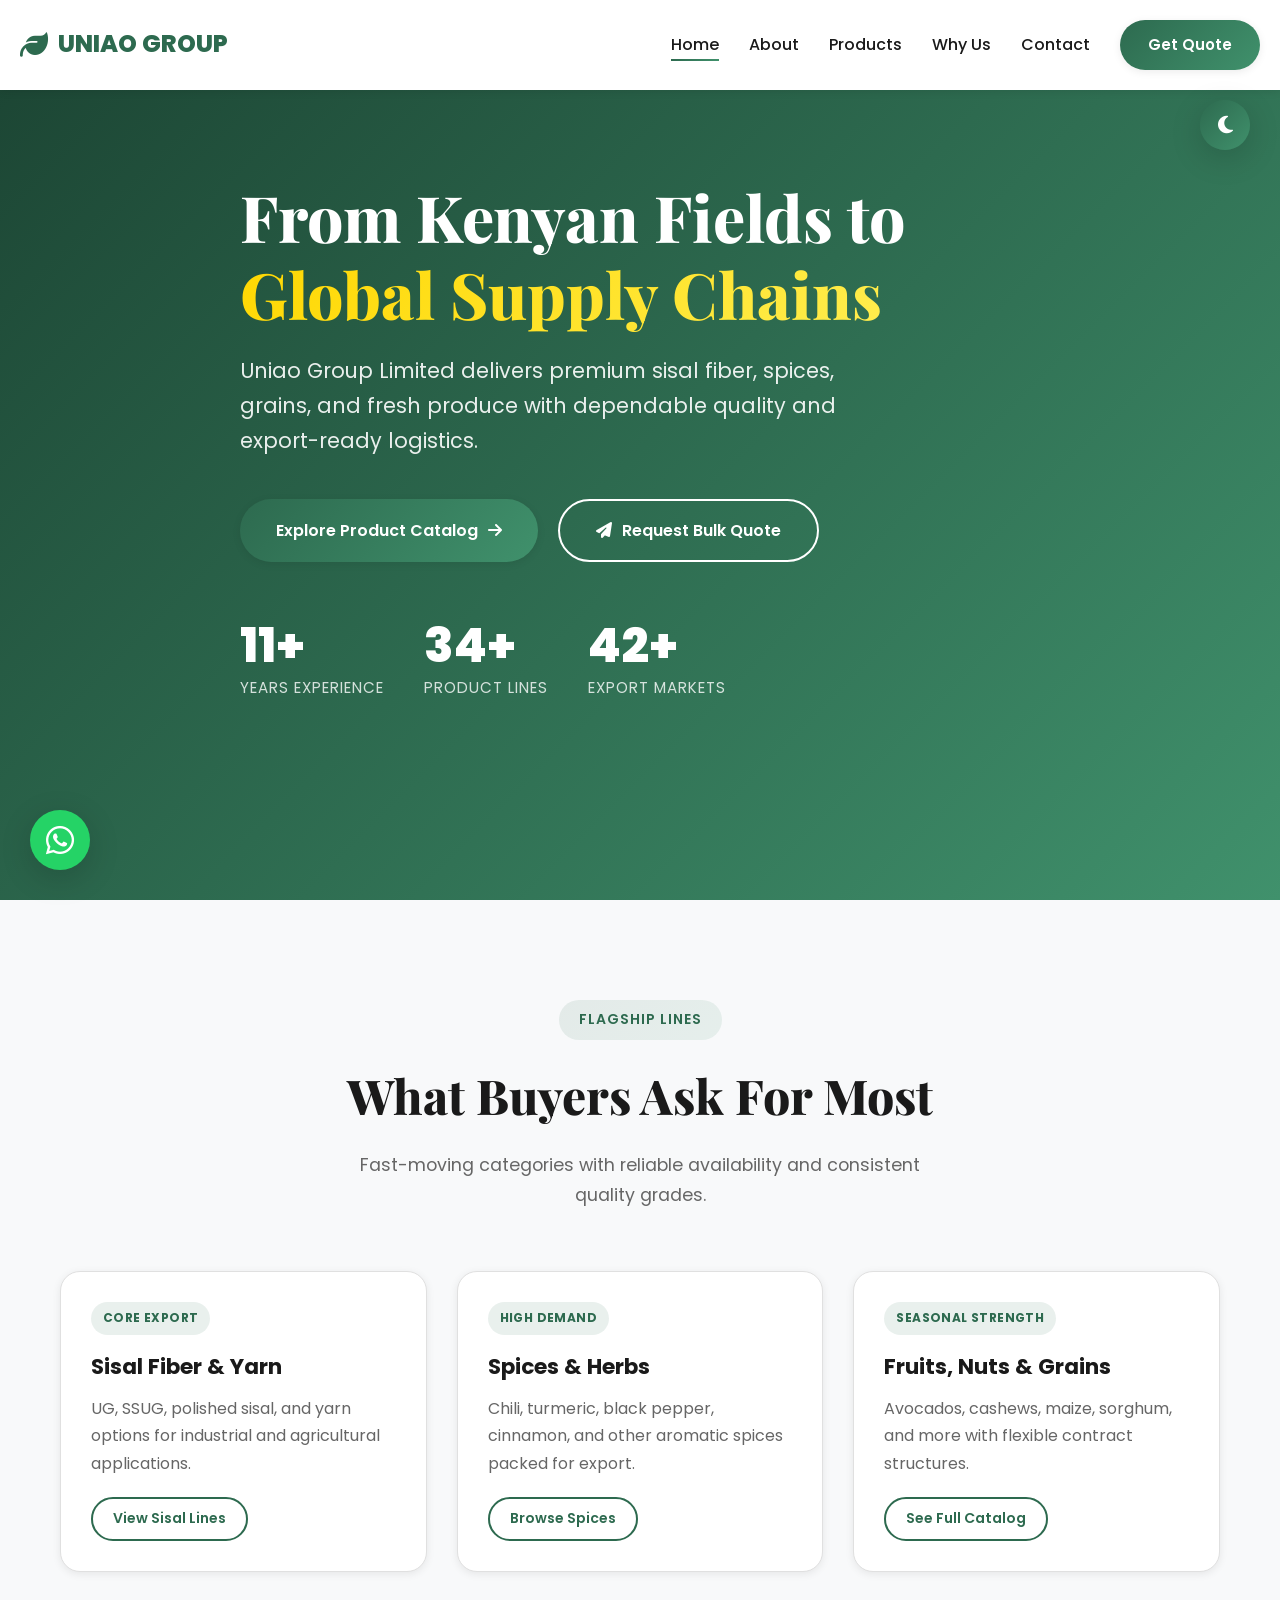
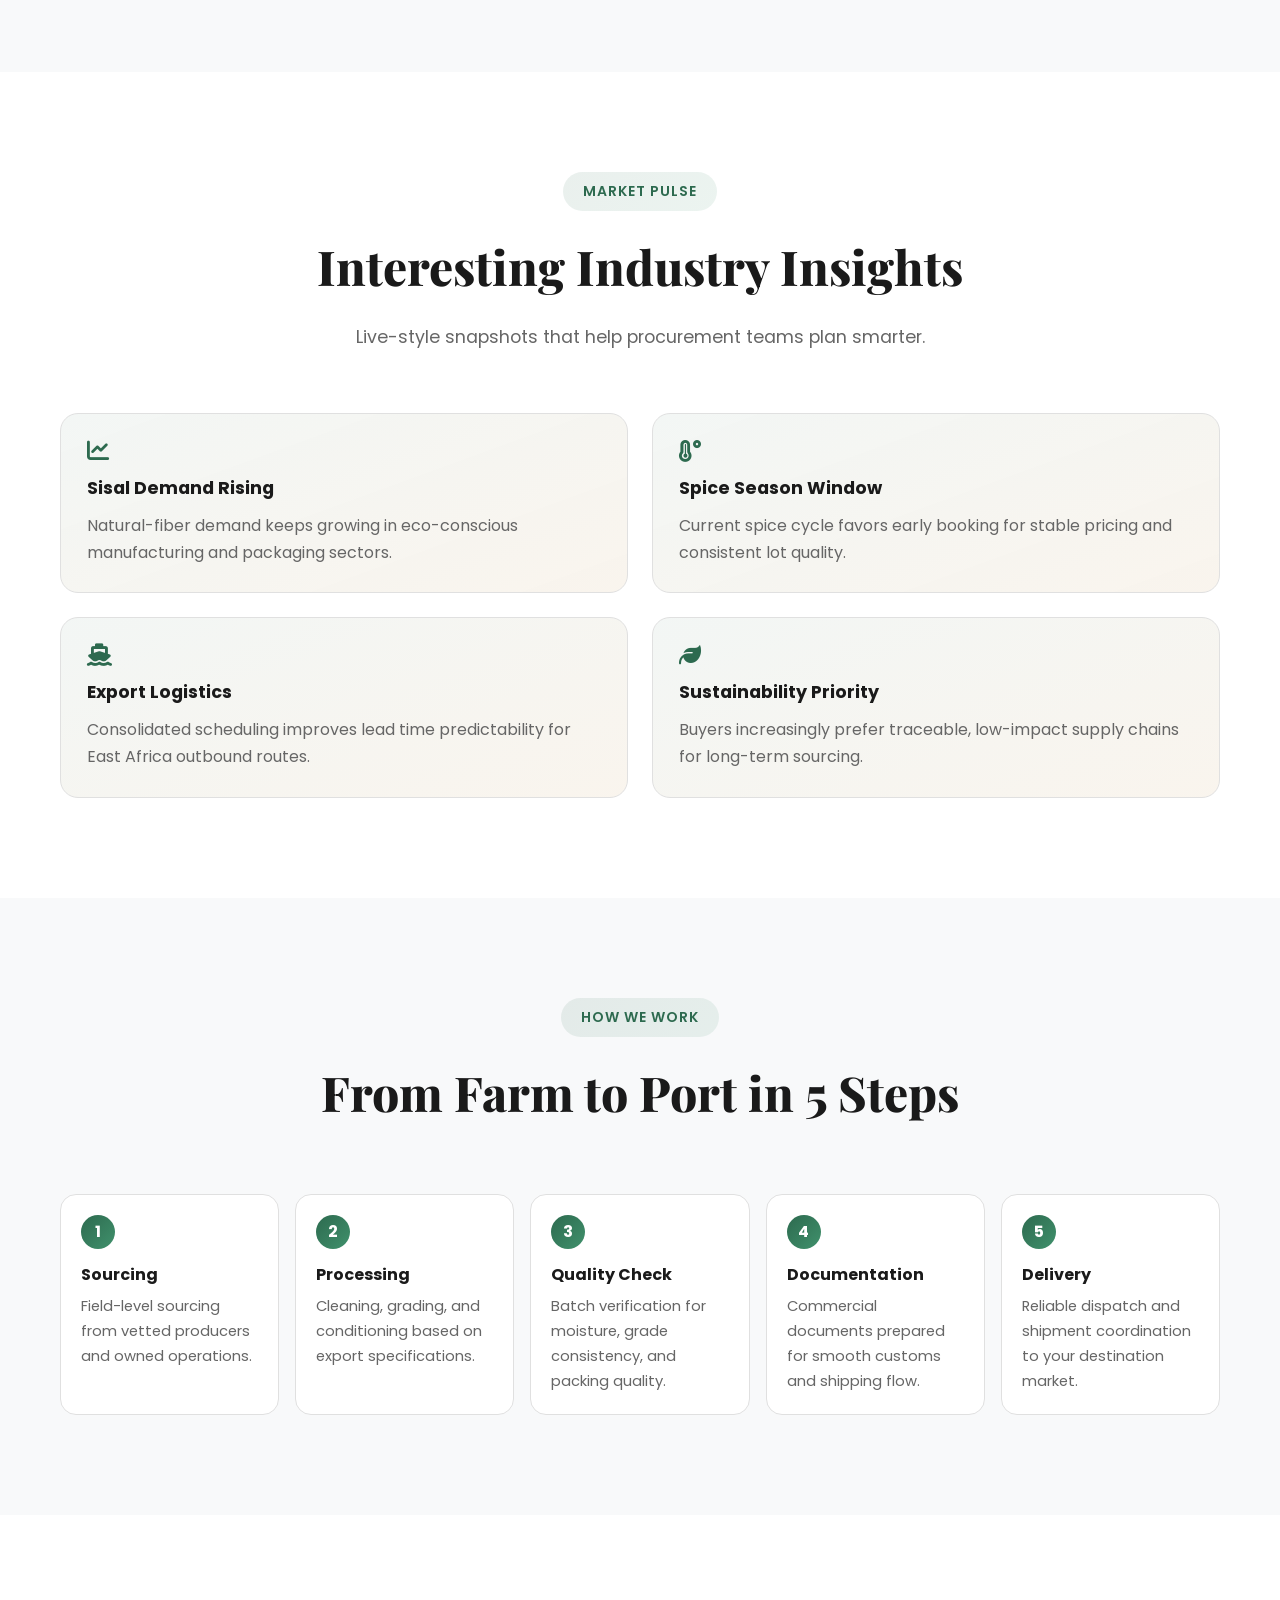
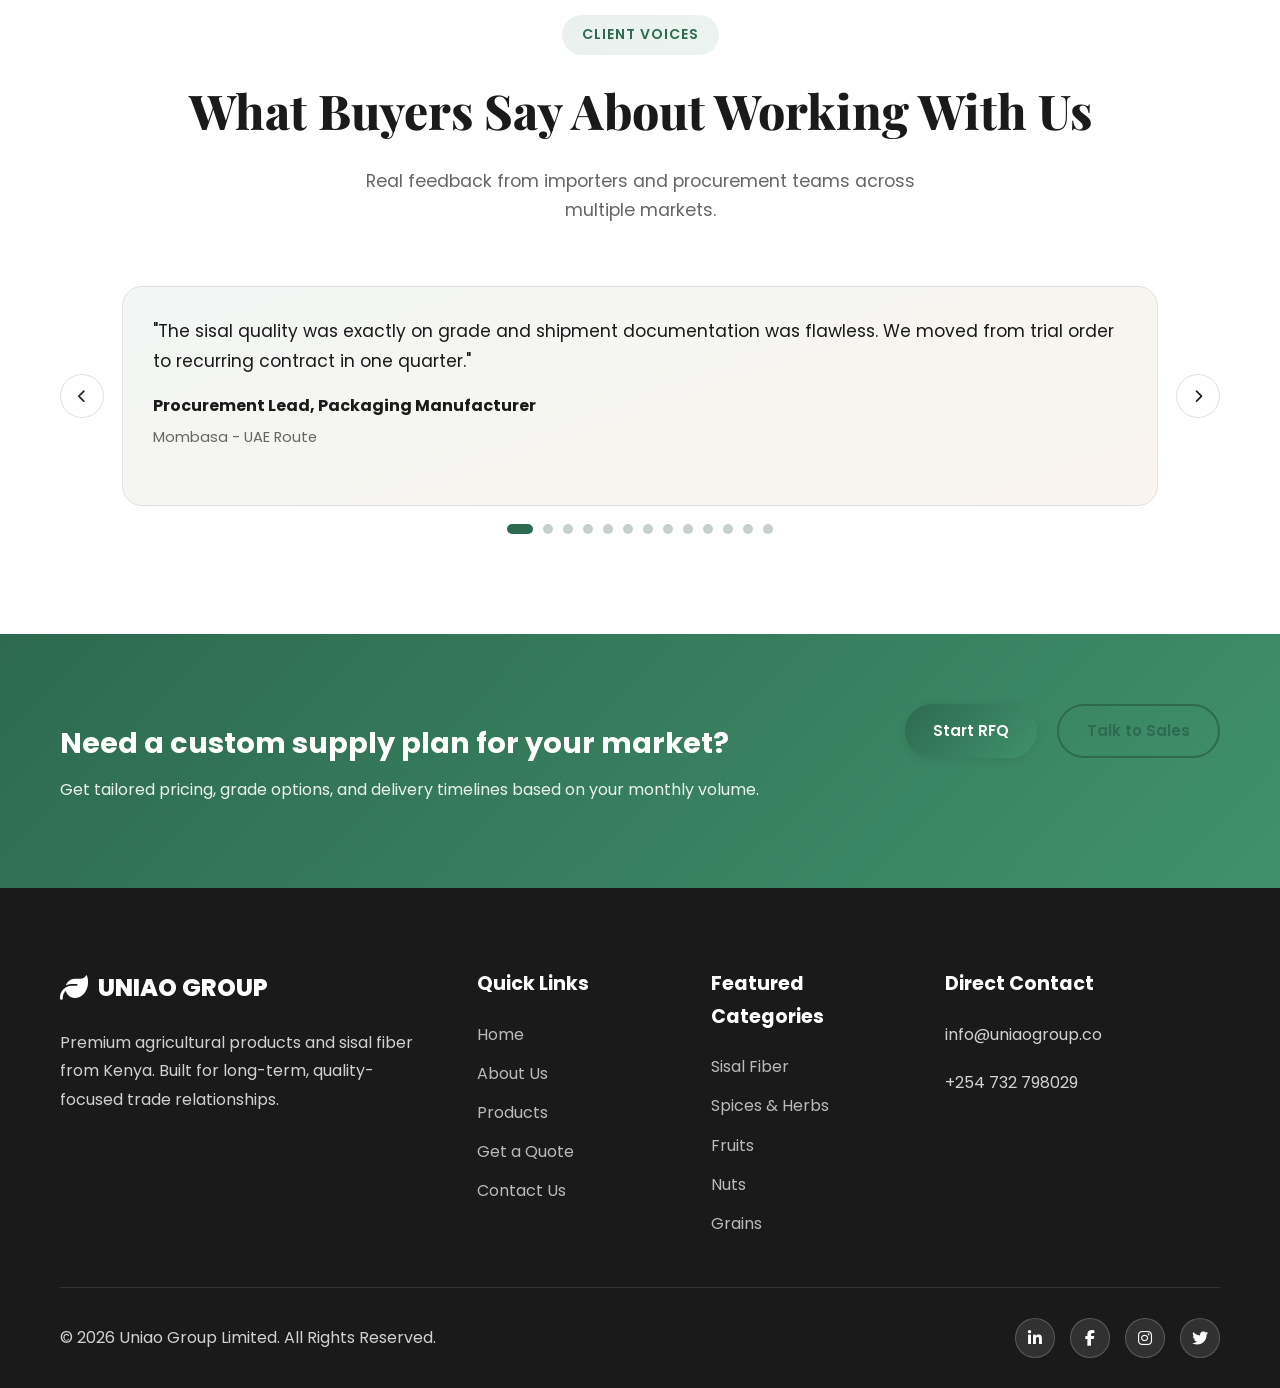
<file: index.html>
<!DOCTYPE html>
<html lang="en">
<head>
    <meta charset="UTF-8">
    <meta name="viewport" content="width=device-width, initial-scale=1.0">
    <meta name="description" content="Uniao Group Limited - Premium sisal fiber and agricultural exports from Kenya.">
    <title>Uniao Group Limited | Premium Sisal & Agro Exports</title>
    <link rel="preconnect" href="https://fonts.googleapis.com">
    <link rel="preconnect" href="https://fonts.gstatic.com" crossorigin>
    <link rel="preconnect" href="https://cdnjs.cloudflare.com">
    <link rel="preconnect" href="https://images.unsplash.com">
    <link rel="stylesheet" href="styles.css">
    <link rel="preload" href="https://cdnjs.cloudflare.com/ajax/libs/font-awesome/6.4.0/css/all.min.css" as="style" onload="this.onload=null;this.rel='stylesheet'">
    <noscript><link rel="stylesheet" href="https://cdnjs.cloudflare.com/ajax/libs/font-awesome/6.4.0/css/all.min.css"></noscript>
    <link href="https://fonts.googleapis.com/css2?family=Poppins:wght@300;400;500;600;700;800&family=Playfair+Display:wght@700;800&display=swap" rel="stylesheet">
</head>
<body>
    <button class="theme-toggle" id="themeToggle" aria-label="Toggle dark mode">
        <i class="fas fa-moon"></i>
    </button>

    <div class="loading-screen" id="loadingScreen">
        <div class="loader"></div>
    </div>

    <nav class="navbar" id="navbar">
        <div class="container nav-container">
            <div class="logo">
                <i class="fas fa-leaf"></i>
                <span>UNIAO GROUP</span>
            </div>
            <ul class="nav-menu" id="navMenu">
                <li><a href="index.html" class="nav-link active">Home</a></li>
                <li><a href="about.html" class="nav-link">About</a></li>
                <li><a href="products.html" class="nav-link">Products</a></li>
                <li><a href="about.html#why-us" class="nav-link">Why Us</a></li>
                <li><a href="contact.html" class="nav-link">Contact</a></li>
                <li><a href="quote.html" class="btn btn-primary">Get Quote</a></li>
            </ul>
            <div class="hamburger" id="hamburger">
                <span></span>
                <span></span>
                <span></span>
            </div>
        </div>
    </nav>

    <section class="hero" id="home">
        <div class="hero-overlay"></div>
        <div class="hero-particles" id="particles"></div>
        <div class="container hero-content">
            <div class="hero-text">
                <h1 class="hero-title animate-fade-in">
                    From Kenyan Fields to <span class="gradient-text">Global Supply Chains</span>
                </h1>
                <p class="hero-subtitle animate-fade-in-delay">
                    Uniao Group Limited delivers premium sisal fiber, spices, grains, and fresh produce with dependable quality and export-ready logistics.
                </p>
                <div class="hero-buttons animate-fade-in-delay-2">
                    <a href="products.html" class="btn btn-primary btn-large">
                        <span>Explore Product Catalog</span>
                        <i class="fas fa-arrow-right"></i>
                    </a>
                    <a href="quote.html" class="btn btn-secondary btn-large">
                        <i class="fas fa-paper-plane"></i>
                        <span>Request Bulk Quote</span>
                    </a>
                </div>
                <div class="hero-stats animate-fade-in-delay-3">
                    <div class="stat-item">
                        <span class="stat-number" data-target="12">0</span>
                        <span class="stat-label">Years Experience</span>
                    </div>
                    <div class="stat-item">
                        <span class="stat-number" data-target="40">0</span>
                        <span class="stat-label">Product Lines</span>
                    </div>
                    <div class="stat-item">
                        <span class="stat-number" data-target="50">0</span>
                        <span class="stat-label">Export Markets</span>
                    </div>
                </div>
            </div>
        </div>
    </section>

    <section class="spotlight-section">
        <div class="container">
            <div class="section-header">
                <span class="section-tag">Flagship Lines</span>
                <h2 class="section-title">What Buyers Ask For Most</h2>
                <p class="section-subtitle">Fast-moving categories with reliable availability and consistent quality grades.</p>
            </div>
            <div class="spotlight-grid">
                <article class="spotlight-card">
                    <span class="spotlight-chip">Core Export</span>
                    <h3>Sisal Fiber & Yarn</h3>
                    <p>UG, SSUG, polished sisal, and yarn options for industrial and agricultural applications.</p>
                    <a href="products.html" class="btn btn-outline btn-small">View Sisal Lines</a>
                </article>
                <article class="spotlight-card">
                    <span class="spotlight-chip">High Demand</span>
                    <h3>Spices & Herbs</h3>
                    <p>Chili, turmeric, black pepper, cinnamon, and other aromatic spices packed for export.</p>
                    <a href="products.html" class="btn btn-outline btn-small">Browse Spices</a>
                </article>
                <article class="spotlight-card">
                    <span class="spotlight-chip">Seasonal Strength</span>
                    <h3>Fruits, Nuts & Grains</h3>
                    <p>Avocados, cashews, maize, sorghum, and more with flexible contract structures.</p>
                    <a href="products.html" class="btn btn-outline btn-small">See Full Catalog</a>
                </article>
            </div>
        </div>
    </section>

    <section class="insights-section">
        <div class="container">
            <div class="section-header">
                <span class="section-tag">Market Pulse</span>
                <h2 class="section-title">Interesting Industry Insights</h2>
                <p class="section-subtitle">Live-style snapshots that help procurement teams plan smarter.</p>
            </div>
            <div class="insights-grid">
                <div class="insight-card">
                    <i class="fas fa-chart-line"></i>
                    <h4>Sisal Demand Rising</h4>
                    <p>Natural-fiber demand keeps growing in eco-conscious manufacturing and packaging sectors.</p>
                </div>
                <div class="insight-card">
                    <i class="fas fa-temperature-high"></i>
                    <h4>Spice Season Window</h4>
                    <p>Current spice cycle favors early booking for stable pricing and consistent lot quality.</p>
                </div>
                <div class="insight-card">
                    <i class="fas fa-ship"></i>
                    <h4>Export Logistics</h4>
                    <p>Consolidated scheduling improves lead time predictability for East Africa outbound routes.</p>
                </div>
                <div class="insight-card">
                    <i class="fas fa-leaf"></i>
                    <h4>Sustainability Priority</h4>
                    <p>Buyers increasingly prefer traceable, low-impact supply chains for long-term sourcing.</p>
                </div>
            </div>
        </div>
    </section>

    <section class="journey-section">
        <div class="container">
            <div class="section-header">
                <span class="section-tag">How We Work</span>
                <h2 class="section-title">From Farm to Port in 5 Steps</h2>
            </div>
            <div class="journey-grid">
                <div class="journey-step"><span>1</span><h4>Sourcing</h4><p>Field-level sourcing from vetted producers and owned operations.</p></div>
                <div class="journey-step"><span>2</span><h4>Processing</h4><p>Cleaning, grading, and conditioning based on export specifications.</p></div>
                <div class="journey-step"><span>3</span><h4>Quality Check</h4><p>Batch verification for moisture, grade consistency, and packing quality.</p></div>
                <div class="journey-step"><span>4</span><h4>Documentation</h4><p>Commercial documents prepared for smooth customs and shipping flow.</p></div>
                <div class="journey-step"><span>5</span><h4>Delivery</h4><p>Reliable dispatch and shipment coordination to your destination market.</p></div>
            </div>
        </div>
    </section>

    <section class="testimonials-section">
        <div class="container">
            <div class="section-header">
                <span class="section-tag">Client Voices</span>
                <h2 class="section-title">What Buyers Say About Working With Us</h2>
                <p class="section-subtitle">Real feedback from importers and procurement teams across multiple markets.</p>
            </div>

            <div class="testimonial-carousel" id="testimonialCarousel">
                <button class="carousel-arrow prev" id="testimonialPrev" aria-label="Previous testimonial">
                    <i class="fas fa-chevron-left"></i>
                </button>

                <div class="testimonial-track" id="testimonialTrack">
                    <article class="testimonial-slide active">
                        <p class="quote">"The sisal quality was exactly on grade and shipment documentation was flawless. We moved from trial order to recurring contract in one quarter."</p>
                        <div class="client-meta">
                            <h4>Procurement Lead, Packaging Manufacturer</h4>
                            <span>Mombasa - UAE Route</span>
                        </div>
                    </article>
                    <article class="testimonial-slide">
                        <p class="quote">"Their spice lots were consistent in aroma and moisture levels. Communication was fast, and the timeline stayed on track."</p>
                        <div class="client-meta">
                            <h4>Import Director, Food Distributor</h4>
                            <span>Nairobi - Europe Distribution</span>
                        </div>
                    </article>
                    <article class="testimonial-slide">
                        <p class="quote">"Uniao gave us flexible volume planning for both peak and off-peak months. That reliability helped us stabilize our pricing model."</p>
                        <div class="client-meta">
                            <h4>Category Manager, Agro Trading Group</h4>
                            <span>East Africa Regional Supply</span>
                        </div>
                    </article>
                    <article class="testimonial-slide">
                        <p class="quote">"The essential oils passed our lab testing on the first submission. Premium quality at competitive pricing changed our supplier landscape."</p>
                        <div class="client-meta">
                            <h4>Head of Procurement, Cosmetics Manufacturer</h4>
                            <span>Dubai - GCC Supply Chain</span>
                        </div>
                    </article>
                    <article class="testimonial-slide">
                        <p class="quote">"Fresh fruits arrived in perfect condition despite long transit. Their cold chain management is world-class. We're expanding orders."</p>
                        <div class="client-meta">
                            <h4>Supply Chain Manager, Retail Food Group</h4>
                            <span>Singapore - Southeast Asia Hub</span>
                        </div>
                    </article>
                    <article class="testimonial-slide">
                        <p class="quote">"Bulk nuts order for our snack line was handled flawlessly. Consistency from lot to lot is exceptional. Highly recommend."</p>
                        <div class="client-meta">
                            <h4>Operations Director, Food Processing Co.</h4>
                            <span>Bangalore - India Operations</span>
                        </div>
                    </article>
                    <article class="testimonial-slide">
                        <p class="quote">"Their grains sourcing helped us meet organic certification requirements. Documentation and traceability are thorough."</p>
                        <div class="client-meta">
                            <h4>Compliance Officer, Organic Food Brand</h4>
                            <span>Amsterdam - European Distribution</span>
                        </div>
                    </article>
                    <article class="testimonial-slide">
                        <p class="quote">"Competitive turmeric pricing without sacrificing quality. We've been able to offer better margins while maintaining product integrity."</p>
                        <div class="client-meta">
                            <h4>Sales Director, Spice Trading Company</h4>
                            <span>Mumbai - Wholesale Distribution</span>
                        </div>
                    </article>
                    <article class="testimonial-slide">
                        <p class="quote">"Sisal rope shipment was on-time and quality exceeded specifications. We signed a two-year volume contract."</p>
                        <div class="client-meta">
                            <h4>Procurement Manager, Shipping Company</h4>
                            <span>Rotterdam - Maritime Logistics</span>
                        </div>
                    </article>
                    <article class="testimonial-slide">
                        <p class="quote">"Herbs for our pharmaceutical line met all GMP standards. Uniao's quality control processes give us confidence in every shipment."</p>
                        <div class="client-meta">
                            <h4>Production Lead, Pharmaceutical Corp</h4>
                            <span>Geneva - Pharma Supply</span>
                        </div>
                    </article>
                    <article class="testimonial-slide">
                        <p class="quote">"Our hospitality clients love the premium vegetables and fresh produce. Uniao became our preferred supplier within first month."</p>
                        <div class="client-meta">
                            <h4>Head Chef Supply, Hotel Group</h4>
                            <span>Dubai - Hospitality Network</span>
                        </div>
                    </article>
                    <article class="testimonial-slide">
                        <p class="quote">"Coffee quality and freshness rivaled premium importers three times their price. Switching to Uniao was one of our best cost decisions."</p>
                        <div class="client-meta">
                            <h4>Procurement Manager, Café Chain</h4>
                            <span>Paris - European Retail</span>
                        </div>
                    </article>
                    <article class="testimonial-slide">
                        <p class="quote">"Cashews and premium nuts for our confectionery met exact specifications. Uniao's consistency solved our supply chain headaches."</p>
                        <div class="client-meta">
                            <h4>Supply Chain Lead, Confectionery Manufacturer</h4>
                            <span>Turkey - Regional Distribution</span>
                        </div>
                    </article>
                </div>

                <button class="carousel-arrow next" id="testimonialNext" aria-label="Next testimonial">
                    <i class="fas fa-chevron-right"></i>
                </button>
            </div>

            <div class="carousel-dots" id="testimonialDots" aria-label="Testimonial navigation">
                <button class="dot active" aria-label="Go to testimonial 1"></button>
                <button class="dot" aria-label="Go to testimonial 2"></button>
                <button class="dot" aria-label="Go to testimonial 3"></button>
                <button class="dot" aria-label="Go to testimonial 4"></button>
                <button class="dot" aria-label="Go to testimonial 5"></button>
                <button class="dot" aria-label="Go to testimonial 6"></button>
                <button class="dot" aria-label="Go to testimonial 7"></button>
                <button class="dot" aria-label="Go to testimonial 8"></button>
                <button class="dot" aria-label="Go to testimonial 9"></button>
                <button class="dot" aria-label="Go to testimonial 10"></button>
                <button class="dot" aria-label="Go to testimonial 11"></button>
                <button class="dot" aria-label="Go to testimonial 12"></button>
                <button class="dot" aria-label="Go to testimonial 13"></button>
            </div>
        </div>
    </section>

    <section class="cta-band">
        <div class="container cta-band-inner">
            <div>
                <h3>Need a custom supply plan for your market?</h3>
                <p>Get tailored pricing, grade options, and delivery timelines based on your monthly volume.</p>
            </div>
            <div class="hero-buttons">
                <a href="quote.html" class="btn btn-primary">Start RFQ</a>
                <a href="contact.html" class="btn btn-outline">Talk to Sales</a>
            </div>
        </div>
    </section>

    <footer class="footer">
        <div class="container">
            <div class="footer-grid">
                <div class="footer-col">
                    <div class="footer-logo">
                        <i class="fas fa-leaf"></i>
                        <span>UNIAO GROUP</span>
                    </div>
                    <p>Premium agricultural products and sisal fiber from Kenya. Built for long-term, quality-focused trade relationships.</p>
                </div>
                <div class="footer-col">
                    <h4>Quick Links</h4>
                    <ul>
                        <li><a href="index.html">Home</a></li>
                        <li><a href="about.html">About Us</a></li>
                        <li><a href="products.html">Products</a></li>
                        <li><a href="quote.html">Get a Quote</a></li>
                        <li><a href="contact.html">Contact Us</a></li>
                    </ul>
                </div>
                <div class="footer-col">
                    <h4>Featured Categories</h4>
                    <ul>
                        <li><a href="products.html#sisal">Sisal Fiber</a></li>
                        <li><a href="products.html#spices">Spices & Herbs</a></li>
                        <li><a href="products.html#fruits">Fruits</a></li>
                        <li><a href="products.html#nuts">Nuts</a></li>
                        <li><a href="products.html#grains">Grains</a></li>
                    </ul>
                </div>
                <div class="footer-col">
                    <h4>Direct Contact</h4>
                    <p><a href="mailto:info@uniaogroup.co">info@uniaogroup.co</a></p>
                    <p><a href="tel:+254732798029">+254 732 798029</a></p>
                </div>
            </div>
            <div class="footer-bottom">
                <p>&copy; 2026 Uniao Group Limited. All Rights Reserved.</p>
                <div class="social-icons">
                    <a href="https://www.linkedin.com" target="_blank" rel="noopener noreferrer" aria-label="LinkedIn" title="LinkedIn">
                        <i class="fab fa-linkedin-in"></i>
                    </a>
                    <a href="https://www.facebook.com" target="_blank" rel="noopener noreferrer" aria-label="Facebook" title="Facebook">
                        <i class="fab fa-facebook-f"></i>
                    </a>
                    <a href="https://www.instagram.com" target="_blank" rel="noopener noreferrer" aria-label="Instagram" title="Instagram">
                        <i class="fab fa-instagram"></i>
                    </a>
                    <a href="https://www.twitter.com" target="_blank" rel="noopener noreferrer" aria-label="Twitter" title="Twitter">
                        <i class="fab fa-twitter"></i>
                    </a>
                </div>
            </div>
        </div>
    </footer>

    <button class="back-to-top" id="backToTop">
        <i class="fas fa-arrow-up"></i>
    </button>

    <a href="https://wa.me/254732798029" class="whatsapp-float-left" target="_blank" rel="noopener noreferrer" aria-label="Message us on WhatsApp">
        <i class="fab fa-whatsapp"></i>
    </a>

    <script src="script.js"></script>
</body>
</html>
</file>
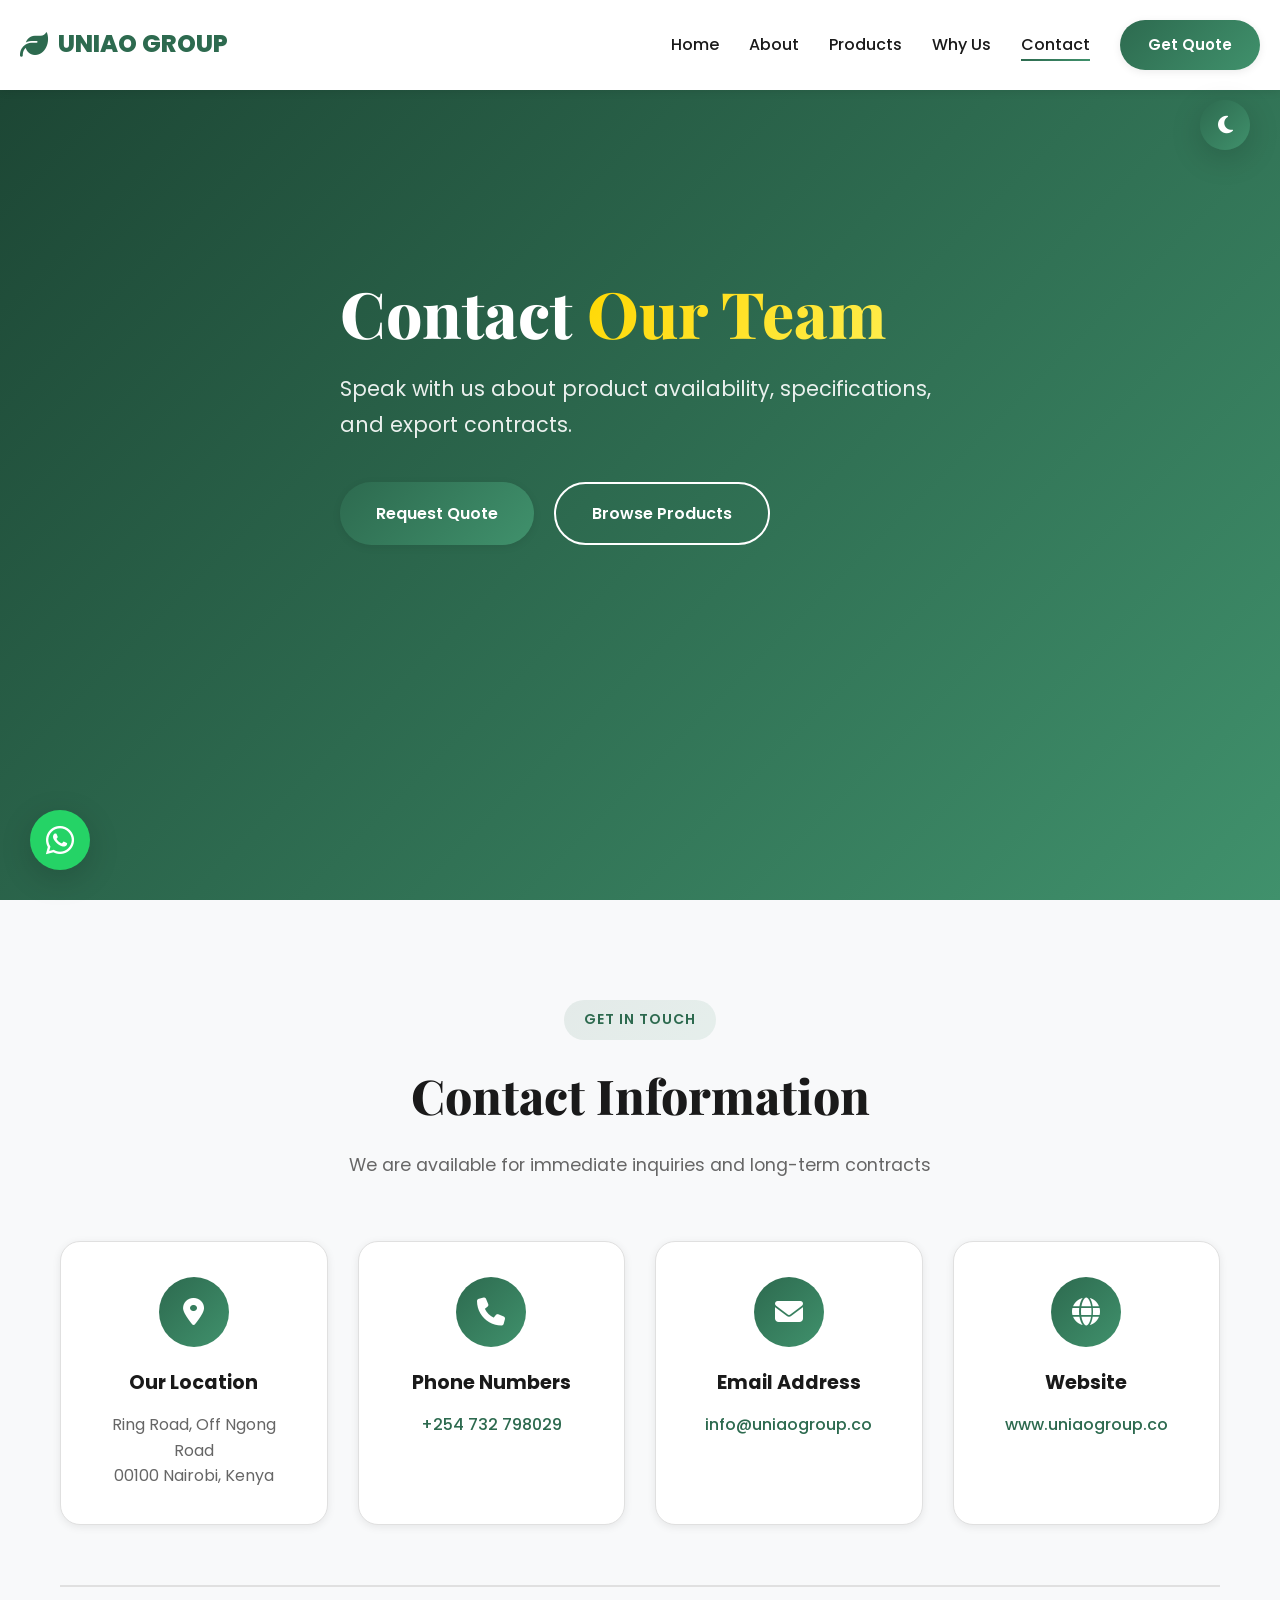
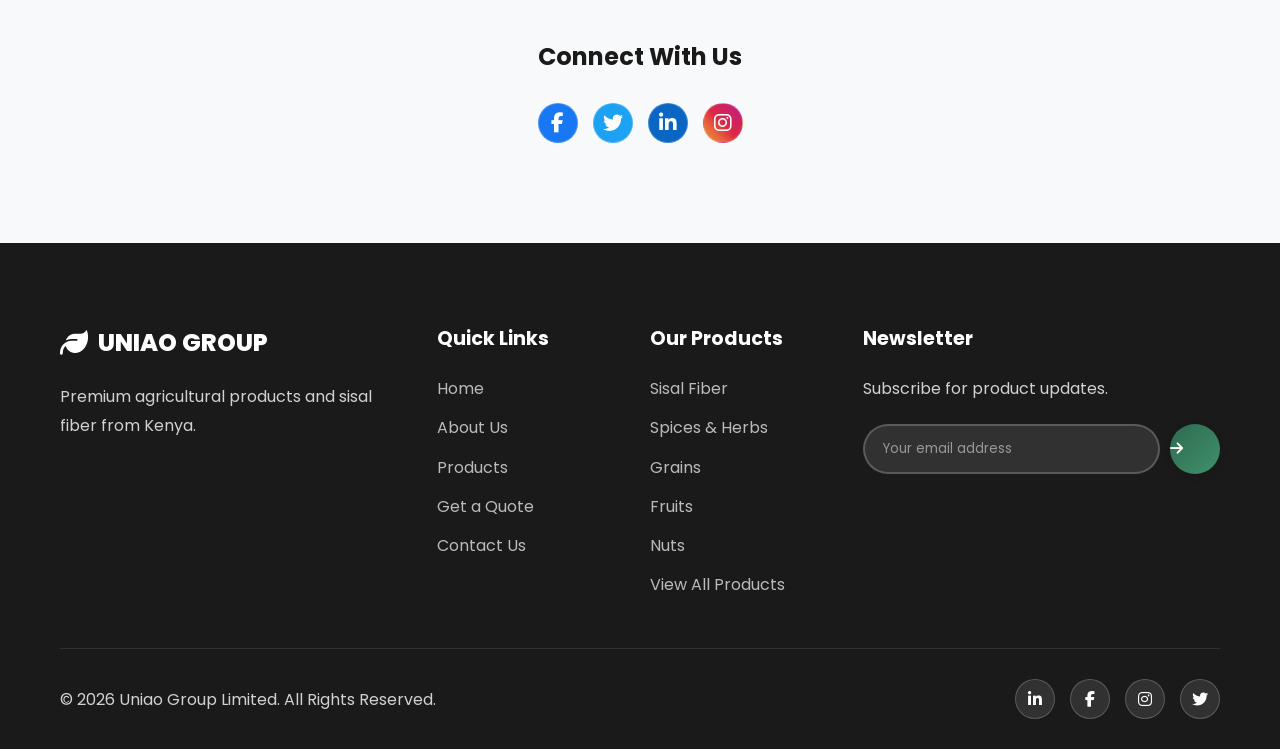
<file: contact.html>
<!DOCTYPE html>
<html lang="en">
<head>
    <meta charset="UTF-8">
    <meta name="viewport" content="width=device-width, initial-scale=1.0">
    <meta name="description" content="Contact Uniao Group Limited for sisal fiber and agro products.">
    <title>Contact | Uniao Group Limited</title>
    <link rel="preconnect" href="https://fonts.googleapis.com">
    <link rel="preconnect" href="https://fonts.gstatic.com" crossorigin>
    <link rel="preconnect" href="https://cdnjs.cloudflare.com">
    <link rel="stylesheet" href="styles.css">
    <link rel="preload" href="https://cdnjs.cloudflare.com/ajax/libs/font-awesome/6.4.0/css/all.min.css" as="style" onload="this.onload=null;this.rel='stylesheet'">
    <noscript><link rel="stylesheet" href="https://cdnjs.cloudflare.com/ajax/libs/font-awesome/6.4.0/css/all.min.css"></noscript>
    <link href="https://fonts.googleapis.com/css2?family=Poppins:wght@300;400;500;600;700;800&family=Playfair+Display:wght@700;800&display=swap" rel="stylesheet">
</head>
<body>
    <button class="theme-toggle" id="themeToggle" aria-label="Toggle dark mode"><i class="fas fa-moon"></i></button>
    <div class="loading-screen" id="loadingScreen"><div class="loader"></div></div>

    <nav class="navbar" id="navbar">
        <div class="container nav-container">
            <div class="logo"><i class="fas fa-leaf"></i><span>UNIAO GROUP</span></div>
            <ul class="nav-menu" id="navMenu">
                <li><a href="index.html" class="nav-link">Home</a></li>
                <li><a href="about.html" class="nav-link">About</a></li>
                <li><a href="products.html" class="nav-link">Products</a></li>
                <li><a href="about.html#why-us" class="nav-link">Why Us</a></li>
                <li><a href="contact.html" class="nav-link active">Contact</a></li>
                <li><a href="quote.html" class="btn btn-primary">Get Quote</a></li>
            </ul>
            <div class="hamburger" id="hamburger"><span></span><span></span><span></span></div>
        </div>
    </nav>

    <section class="hero" id="home">
        <div class="hero-overlay"></div>
        <div class="container hero-content">
            <div class="hero-text">
                <h1 class="hero-title">Contact <span class="gradient-text">Our Team</span></h1>
                <p class="hero-subtitle">Speak with us about product availability, specifications, and export contracts.</p>
                <div class="hero-buttons">
                    <a href="quote.html" class="btn btn-primary btn-large">Request Quote</a>
                    <a href="products.html" class="btn btn-secondary btn-large">Browse Products</a>
                </div>
            </div>
        </div>
    </section>

    <section class="contact-section" id="contact">
        <div class="container">
            <div class="section-header">
                <span class="section-tag">Get In Touch</span>
                <h2 class="section-title">Contact Information</h2>
                <p class="section-subtitle">We are available for immediate inquiries and long-term contracts</p>
            </div>

            <div class="contact-grid">
                <div class="contact-card">
                    <div class="contact-icon"><i class="fas fa-map-marker-alt"></i></div>
                    <h4>Our Location</h4>
                    <p>Ring Road, Off Ngong Road<br>00100 Nairobi, Kenya</p>
                </div>
                <div class="contact-card">
                    <div class="contact-icon"><i class="fas fa-phone"></i></div>
                    <h4>Phone Numbers</h4>
                    <p><a href="tel:+254732798029">+254 732 798029</a></p>
                </div>
                <div class="contact-card">
                    <div class="contact-icon"><i class="fas fa-envelope"></i></div>
                    <h4>Email Address</h4>
                    <p><a href="mailto:info@uniaogroup.co">info@uniaogroup.co</a></p>
                </div>
                <div class="contact-card">
                    <div class="contact-icon"><i class="fas fa-globe"></i></div>
                    <h4>Website</h4>
                    <p><a href="https://www.uniaogroup.co" target="_blank">www.uniaogroup.co</a></p>
                </div>
            </div>

            <div class="social-links">
                <h4>Connect With Us</h4>
                <div class="social-icons">
                    <a href="#" class="social-icon facebook"><i class="fab fa-facebook-f"></i></a>
                    <a href="#" class="social-icon twitter"><i class="fab fa-twitter"></i></a>
                    <a href="#" class="social-icon linkedin"><i class="fab fa-linkedin-in"></i></a>
                    <a href="#" class="social-icon instagram"><i class="fab fa-instagram"></i></a>
                </div>
            </div>
        </div>
    </section>

    <footer class="footer">
        <div class="container">
            <div class="footer-grid">
                <div class="footer-col"><div class="footer-logo"><i class="fas fa-leaf"></i><span>UNIAO GROUP</span></div><p>Premium agricultural products and sisal fiber from Kenya.</p></div>
                <div class="footer-col"><h4>Quick Links</h4><ul><li><a href="index.html">Home</a></li><li><a href="about.html">About Us</a></li><li><a href="products.html">Products</a></li><li><a href="quote.html">Get a Quote</a></li><li><a href="contact.html">Contact Us</a></li></ul></div>
                <div class="footer-col"><h4>Our Products</h4><ul><li><a href="products.html#sisal">Sisal Fiber</a></li><li><a href="products.html#spices">Spices & Herbs</a></li><li><a href="products.html#grains">Grains</a></li><li><a href="products.html#fruits">Fruits</a></li><li><a href="products.html#nuts">Nuts</a></li><li><a href="products.html#all">View All Products</a></li></ul></div>
                <div class="footer-col"><h4>Newsletter</h4><p>Subscribe for product updates.</p><form class="newsletter-form" id="newsletterForm"><input type="email" placeholder="Your email address" required><button type="submit" class="btn btn-primary"><i class="fas fa-arrow-right"></i></button></form></div>
            </div>
            <div class="footer-bottom">
                <p>&copy; 2026 Uniao Group Limited. All Rights Reserved.</p>
                <div class="social-icons">
                    <a href="https://www.linkedin.com" target="_blank" rel="noopener noreferrer" aria-label="LinkedIn" title="LinkedIn">
                        <i class="fab fa-linkedin-in"></i>
                    </a>
                    <a href="https://www.facebook.com" target="_blank" rel="noopener noreferrer" aria-label="Facebook" title="Facebook">
                        <i class="fab fa-facebook-f"></i>
                    </a>
                    <a href="https://www.instagram.com" target="_blank" rel="noopener noreferrer" aria-label="Instagram" title="Instagram">
                        <i class="fab fa-instagram"></i>
                    </a>
                    <a href="https://www.twitter.com" target="_blank" rel="noopener noreferrer" aria-label="Twitter" title="Twitter">
                        <i class="fab fa-twitter"></i>
                    </a>
                </div>
            </div>
        </div>
    </footer>

    <button class="back-to-top" id="backToTop"><i class="fas fa-arrow-up"></i></button>
    <a href="https://wa.me/254732798029" class="whatsapp-float-left" target="_blank" rel="noopener noreferrer" aria-label="Message us on WhatsApp"><i class="fab fa-whatsapp"></i></a>
    <script src="script.js"></script>
</body>
</html>
</file>
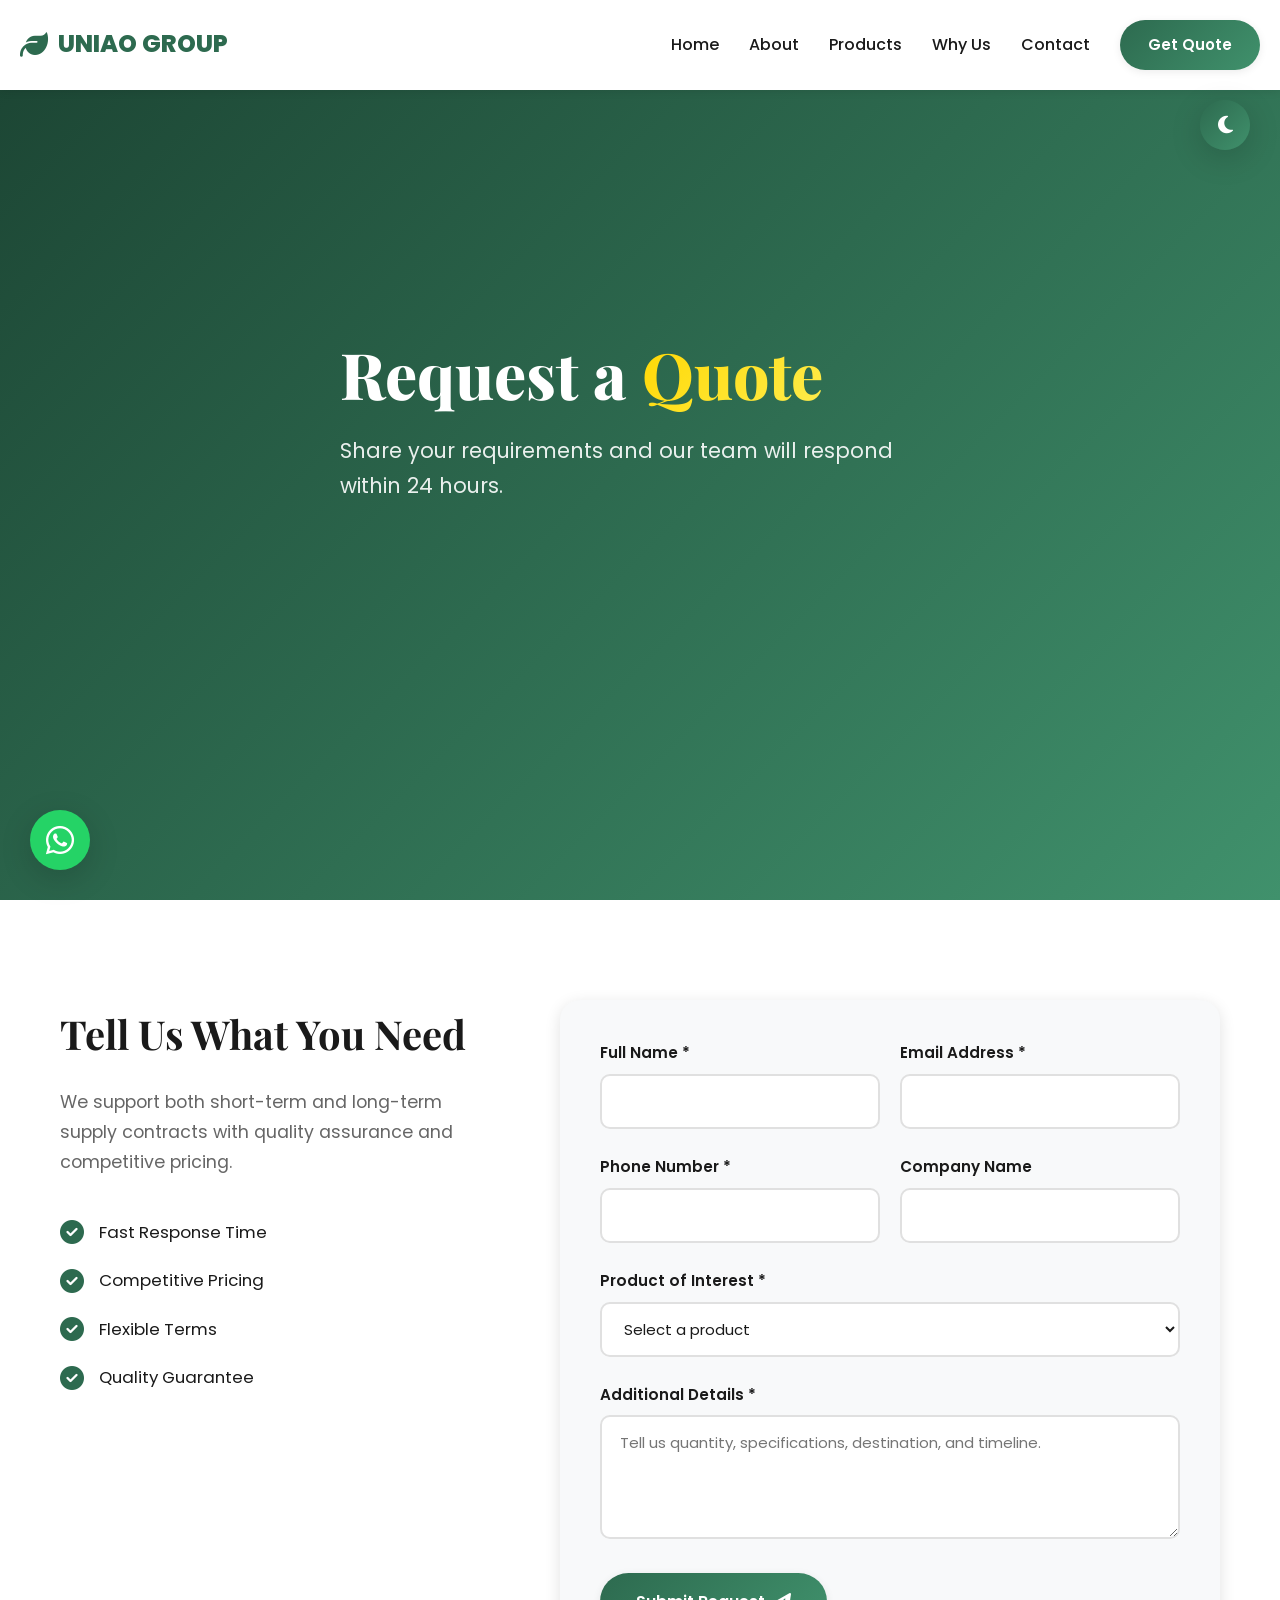
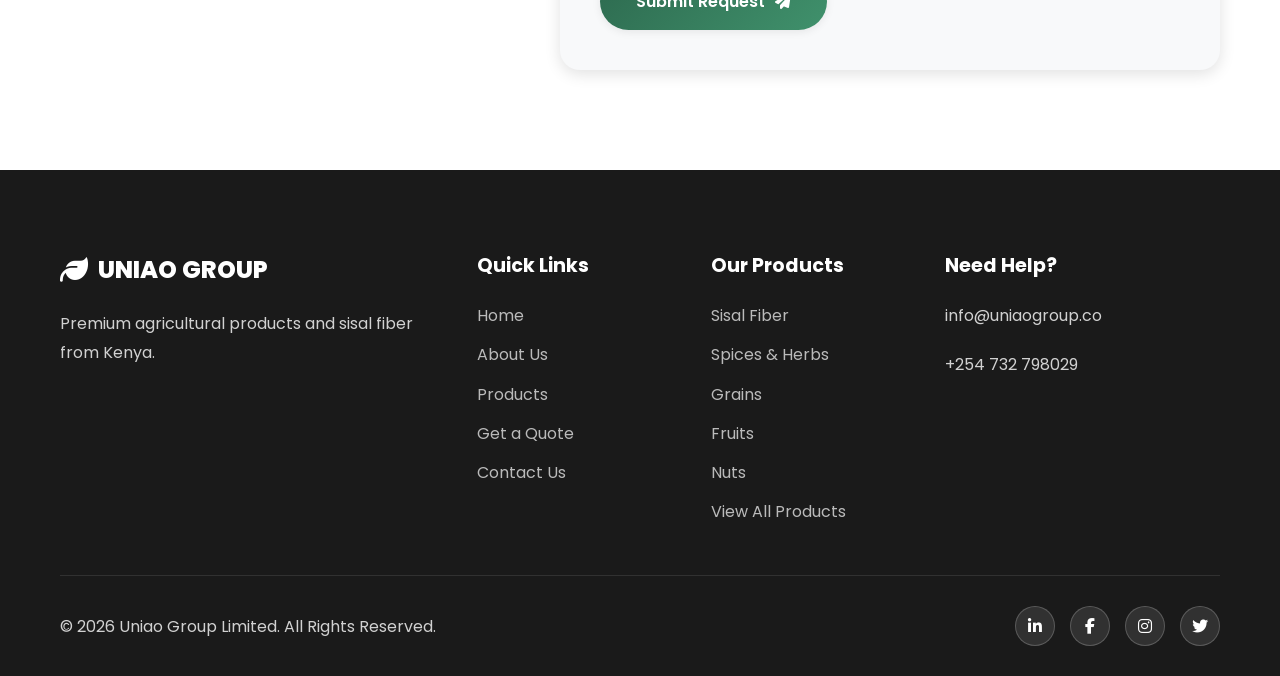
<file: quote.html>
<!DOCTYPE html>
<html lang="en">
<head>
    <meta charset="UTF-8">
    <meta name="viewport" content="width=device-width, initial-scale=1.0">
    <meta name="description" content="Request a quote from Uniao Group Limited for sisal fiber and agricultural products.">
    <title>Get Quote | Uniao Group Limited</title>
    <link rel="preconnect" href="https://fonts.googleapis.com">
    <link rel="preconnect" href="https://fonts.gstatic.com" crossorigin>
    <link rel="preconnect" href="https://cdnjs.cloudflare.com">
    <link rel="stylesheet" href="styles.css">
    <link rel="preload" href="https://cdnjs.cloudflare.com/ajax/libs/font-awesome/6.4.0/css/all.min.css" as="style" onload="this.onload=null;this.rel='stylesheet'">
    <noscript><link rel="stylesheet" href="https://cdnjs.cloudflare.com/ajax/libs/font-awesome/6.4.0/css/all.min.css"></noscript>
    <link href="https://fonts.googleapis.com/css2?family=Poppins:wght@300;400;500;600;700;800&family=Playfair+Display:wght@700;800&display=swap" rel="stylesheet">
</head>
<body>
    <button class="theme-toggle" id="themeToggle" aria-label="Toggle dark mode"><i class="fas fa-moon"></i></button>
    <div class="loading-screen" id="loadingScreen"><div class="loader"></div></div>

    <nav class="navbar" id="navbar">
        <div class="container nav-container">
            <div class="logo"><i class="fas fa-leaf"></i><span>UNIAO GROUP</span></div>
            <ul class="nav-menu" id="navMenu">
                <li><a href="index.html" class="nav-link">Home</a></li>
                <li><a href="about.html" class="nav-link">About</a></li>
                <li><a href="products.html" class="nav-link">Products</a></li>
                <li><a href="about.html#why-us" class="nav-link">Why Us</a></li>
                <li><a href="contact.html" class="nav-link">Contact</a></li>
                <li><a href="quote.html" class="btn btn-primary">Get Quote</a></li>
            </ul>
            <div class="hamburger" id="hamburger"><span></span><span></span><span></span></div>
        </div>
    </nav>

    <section class="hero" id="home">
        <div class="hero-overlay"></div>
        <div class="container hero-content">
            <div class="hero-text">
                <h1 class="hero-title">Request a <span class="gradient-text">Quote</span></h1>
                <p class="hero-subtitle">Share your requirements and our team will respond within 24 hours.</p>
            </div>
        </div>
    </section>

    <section class="quote-section" id="quote">
        <div class="container">
            <div class="quote-wrapper">
                <div class="quote-info">
                    <h2>Tell Us What You Need</h2>
                    <p>We support both short-term and long-term supply contracts with quality assurance and competitive pricing.</p>
                    <div class="quote-benefits">
                        <div class="benefit-item"><i class="fas fa-check-circle"></i><span>Fast Response Time</span></div>
                        <div class="benefit-item"><i class="fas fa-check-circle"></i><span>Competitive Pricing</span></div>
                        <div class="benefit-item"><i class="fas fa-check-circle"></i><span>Flexible Terms</span></div>
                        <div class="benefit-item"><i class="fas fa-check-circle"></i><span>Quality Guarantee</span></div>
                    </div>
                </div>

                <form class="quote-form" id="quoteForm">
                    <div class="form-row">
                        <div class="form-group"><label for="name">Full Name *</label><input type="text" id="name" name="name" required></div>
                        <div class="form-group"><label for="email">Email Address *</label><input type="email" id="email" name="email" required></div>
                    </div>
                    <div class="form-row">
                        <div class="form-group"><label for="phone">Phone Number *</label><input type="tel" id="phone" name="phone" required></div>
                        <div class="form-group"><label for="company">Company Name</label><input type="text" id="company" name="company"></div>
                    </div>
                    <div class="form-group">
                        <label for="product">Product of Interest *</label>
                        <select id="product" name="product" required>
                            <option value="">Select a product</option>
                            <optgroup label="Sisal Fiber Products">
                                <option value="UG Grade Sisal Fiber">UG Grade Sisal Fiber</option>
                                <option value="SSUG Grade Sisal Fiber">SSUG Grade Sisal Fiber</option>
                                <option value="Polished Sisal Fiber">Polished Sisal Fiber</option>
                                <option value="Sisal Yarn">Sisal Yarn</option>
                                <option value="Sisal Rope">Sisal Rope</option>
                            </optgroup>
                            <optgroup label="Coffee & Tea">
                                <option value="Arabica Coffee">Arabica Coffee</option>
                                <option value="Robusta Coffee">Robusta Coffee</option>
                                <option value="Kenya Tea">Kenya Tea</option>
                            </optgroup>
                            <optgroup label="Fruits">
                                <option value="Mango">Mango</option>
                                <option value="Pineapple">Pineapple</option>
                                <option value="Papaya">Papaya</option>
                                <option value="Banana">Banana</option>
                                <option value="Guava">Guava</option>
                                <option value="Passion Fruit">Passion Fruit</option>
                                <option value="Avocado">Avocado</option>
                                <option value="Coconut">Coconut</option>
                                <option value="Orange">Orange</option>
                                <option value="Lemon">Lemon</option>
                                <option value="Lime">Lime</option>
                                <option value="Grapefruit">Grapefruit</option>
                                <option value="Tangerine">Tangerine</option>
                                <option value="Apple">Apple</option>
                                <option value="Pear">Pear</option>
                                <option value="Peach">Peach</option>
                                <option value="Plum">Plum</option>
                                <option value="Cherry">Cherry</option>
                                <option value="Strawberry">Strawberry</option>
                                <option value="Blueberry">Blueberry</option>
                                <option value="Raspberry">Raspberry</option>
                                <option value="Blackberry">Blackberry</option>
                                <option value="Grape">Grape</option>
                                <option value="Raisin">Raisin</option>
                                <option value="Date">Date</option>
                                <option value="Prune">Prune</option>
                                <option value="Dried Fig">Dried Fig</option>
                                <option value="Dried Apricot">Dried Apricot</option>
                                <option value="Dried Mango">Dried Mango</option>
                                <option value="Dried Pineapple">Dried Pineapple</option>
                                <option value="Dried Banana">Dried Banana</option>
                                <option value="Cranberry">Cranberry</option>
                            </optgroup>
                            <optgroup label="Nuts">
                                <option value="Cashew">Cashew</option>
                                <option value="Almond">Almond</option>
                                <option value="Walnut">Walnut</option>
                                <option value="Hazelnut">Hazelnut</option>
                                <option value="Pistachio">Pistachio</option>
                                <option value="Macadamia">Macadamia</option>
                                <option value="Brazil Nut">Brazil Nut</option>
                                <option value="Pecan">Pecan</option>
                                <option value="Chestnut">Chestnut</option>
                                <option value="Beech Nut">Beech Nut</option>
                                <option value="Hickory Nut">Hickory Nut</option>
                                <option value="Peanut">Peanut</option>
                                <option value="Tiger Nut">Tiger Nut</option>
                                <option value="Pine Nut">Pine Nut</option>
                                <option value="Kola Nut">Kola Nut</option>
                                <option value="Candlenut">Candlenut</option>
                                <option value="Areca Nut">Areca Nut</option>
                                <option value="Ginkgo Nut">Ginkgo Nut</option>
                                <option value="Acorn">Acorn</option>
                                <option value="Coconut">Coconut</option>
                            </optgroup>
                            <optgroup label="Grains">
                                <option value="Rice">Rice</option>
                                <option value="Wheat">Wheat</option>
                                <option value="Maize">Maize</option>
                                <option value="Barley">Barley</option>
                                <option value="Sorghum">Sorghum</option>
                                <option value="Millet">Millet</option>
                                <option value="Oats">Oats</option>
                                <option value="Rye">Rye</option>
                                <option value="Quinoa">Quinoa</option>
                                <option value="Lentil">Lentil</option>
                                <option value="Chickpea">Chickpea</option>
                                <option value="Pea">Pea</option>
                            </optgroup>
                            <optgroup label="Spices & Herbs">
                                <option value="Black Pepper">Black Pepper</option>
                                <option value="Clove">Clove</option>
                                <option value="Cinnamon">Cinnamon</option>
                                <option value="Cardamom">Cardamom</option>
                                <option value="Nutmeg">Nutmeg</option>
                                <option value="Star Anise">Star Anise</option>
                                <option value="Cumin">Cumin</option>
                                <option value="Coriander">Coriander</option>
                                <option value="Mustard Seed">Mustard Seed</option>
                                <option value="Fenugreek">Fenugreek</option>
                                <option value="Turmeric">Turmeric</option>
                                <option value="Paprika">Paprika</option>
                                <option value="Ginger">Ginger</option>
                                <option value="Garlic Powder">Garlic Powder</option>
                                <option value="Chili Powder">Chili Powder</option>
                                <option value="Cayenne Pepper">Cayenne Pepper</option>
                                <option value="Chili Pepper">Chili Pepper</option>
                                <option value="Bay Leaf">Bay Leaf</option>
                                <option value="Rosemary">Rosemary</option>
                                <option value="Thyme">Thyme</option>
                                <option value="Oregano">Oregano</option>
                                <option value="Basil">Basil</option>
                                <option value="Parsley">Parsley</option>
                                <option value="Mint">Mint</option>
                                <option value="Sage">Sage</option>
                                <option value="Dill">Dill</option>
                                <option value="Chives">Chives</option>
                                <option value="Lemongrass">Lemongrass</option>
                                <option value="Aloe Vera">Aloe Vera</option>
                                <option value="Lavender">Lavender</option>
                                <option value="Chamomile">Chamomile</option>
                                <option value="Fennel">Fennel</option>
                                <option value="Tarragon">Tarragon</option>
                                <option value="Marjoram">Marjoram</option>
                            </optgroup>
                            <optgroup label="Vegetables">
                                <option value="Carrot">Carrot</option>
                                <option value="Beetroot">Beetroot</option>
                                <option value="Radish">Radish</option>
                                <option value="Turnip">Turnip</option>
                                <option value="Sweet Potato">Sweet Potato</option>
                                <option value="Onion">Onion</option>
                                <option value="Garlic">Garlic</option>
                                <option value="Leek">Leek</option>
                                <option value="Celery">Celery</option>
                                <option value="Cassava">Cassava</option>
                                <option value="Yam">Yam</option>
                                <option value="Parsnip">Parsnip</option>
                                <option value="Taro">Taro</option>
                                <option value="Arrowroot">Arrowroot</option>
                                <option value="Ginger">Ginger</option>
                                <option value="Turmeric">Turmeric</option>
                                <option value="Jerusalem Artichoke">Jerusalem Artichoke</option>
                                <option value="Celeriac">Celeriac</option>
                                <option value="Daikon">Daikon</option>
                            </optgroup>
                            <optgroup label="Essential Oils">
                                <option value="Sunflower Oil">Sunflower Oil</option>
                                <option value="Olive Oil">Olive Oil</option>
                                <option value="Palm Oil">Palm Oil</option>
                                <option value="Canola Oil">Canola Oil</option>
                                <option value="Soybean Oil">Soybean Oil</option>
                                <option value="Coconut Oil">Coconut Oil</option>
                                <option value="Groundnut Oil">Groundnut Oil</option>
                                <option value="Sesame Oil">Sesame Oil</option>
                                <option value="Corn Oil">Corn Oil</option>
                                <option value="Avocado Oil">Avocado Oil</option>
                                <option value="Mustard Oil">Mustard Oil</option>
                            </optgroup>
                            <optgroup label="Other Products">
                                <option value="Cow Hides/Skin">Cow Hides/Skin</option>
                                <option value="Urea Fertilizer">Urea 46% N Fertilizer</option>
                                <option value="Other">Other</option>
                            </optgroup>
                        </select>
                    </div>
                    <div class="form-group"><label for="message">Additional Details *</label><textarea id="message" name="message" rows="4" required placeholder="Tell us quantity, specifications, destination, and timeline."></textarea></div>
                    <button type="submit" class="btn btn-primary btn-large"><span>Submit Request</span><i class="fas fa-paper-plane"></i></button>
                </form>
            </div>
        </div>
    </section>

    <footer class="footer">
        <div class="container">
            <div class="footer-grid">
                <div class="footer-col"><div class="footer-logo"><i class="fas fa-leaf"></i><span>UNIAO GROUP</span></div><p>Premium agricultural products and sisal fiber from Kenya.</p></div>
                <div class="footer-col"><h4>Quick Links</h4><ul><li><a href="index.html">Home</a></li><li><a href="about.html">About Us</a></li><li><a href="products.html">Products</a></li><li><a href="quote.html">Get a Quote</a></li><li><a href="contact.html">Contact Us</a></li></ul></div>
                <div class="footer-col"><h4>Our Products</h4><ul><li><a href="products.html#sisal">Sisal Fiber</a></li><li><a href="products.html#spices">Spices & Herbs</a></li><li><a href="products.html#grains">Grains</a></li><li><a href="products.html#fruits">Fruits</a></li><li><a href="products.html#nuts">Nuts</a></li><li><a href="products.html#all">View All Products</a></li></ul></div>
                <div class="footer-col"><h4>Need Help?</h4><p><a href="mailto:info@uniaogroup.co">info@uniaogroup.co</a></p><p><a href="tel:+254732798029">+254 732 798029</a></p></div>
            </div>
            <div class="footer-bottom">
                <p>&copy; 2026 Uniao Group Limited. All Rights Reserved.</p>
                <div class="social-icons">
                    <a href="https://www.linkedin.com" target="_blank" rel="noopener noreferrer" aria-label="LinkedIn" title="LinkedIn">
                        <i class="fab fa-linkedin-in"></i>
                    </a>
                    <a href="https://www.facebook.com" target="_blank" rel="noopener noreferrer" aria-label="Facebook" title="Facebook">
                        <i class="fab fa-facebook-f"></i>
                    </a>
                    <a href="https://www.instagram.com" target="_blank" rel="noopener noreferrer" aria-label="Instagram" title="Instagram">
                        <i class="fab fa-instagram"></i>
                    </a>
                    <a href="https://www.twitter.com" target="_blank" rel="noopener noreferrer" aria-label="Twitter" title="Twitter">
                        <i class="fab fa-twitter"></i>
                    </a>
                </div>
            </div>
        </div>
    </footer>

    <button class="back-to-top" id="backToTop"><i class="fas fa-arrow-up"></i></button>
    <a href="https://wa.me/254732798029" class="whatsapp-float-left" target="_blank" rel="noopener noreferrer" aria-label="Message us on WhatsApp"><i class="fab fa-whatsapp"></i></a>
    <script src="script.js"></script>
</body>
</html>
</file>
<file: styles.css>
/* ===================================
   MODERN PREMIUM WEBSITE STYLES
   =================================== */

/* CSS Variables for Theme */
:root {
    --primary-color: #2d6a4f;
    --primary-dark: #1b4332;
    --primary-light: #40916c;
    --secondary-color: #d4a574;
    --accent-color: #b7791f;
    --text-dark: #1a1a1a;
    --text-light: #666666;
    --text-lighter: #999999;
    --bg-light: #ffffff;
    --bg-gray: #f8f9fa;
    --bg-dark: #1a1a1a;
    --border-color: #e0e0e0;
    --shadow-sm: 0 2px 8px rgba(0, 0, 0, 0.08);
    --shadow-md: 0 4px 16px rgba(0, 0, 0, 0.12);
    --shadow-lg: 0 8px 32px rgba(0, 0, 0, 0.16);
    --shadow-xl: 0 12px 48px rgba(0, 0, 0, 0.2);
    --gradient-primary: linear-gradient(135deg, var(--primary-color) 0%, var(--primary-light) 100%);
    --gradient-secondary: linear-gradient(135deg, var(--secondary-color) 0%, var(--accent-color) 100%);
    --gradient-overlay: linear-gradient(135deg, rgba(45, 106, 79, 0.95) 0%, rgba(27, 67, 50, 0.95) 100%);
    --transition-fast: 0.2s ease;
    --transition-normal: 0.3s ease;
    --transition-slow: 0.5s ease;
}

/* Dark Mode Variables */
[data-theme="dark"] {
    --text-dark: #ffffff;
    --text-light: #b0b0b0;
    --text-lighter: #808080;
    --bg-light: #1a1a1a;
    --bg-gray: #2a2a2a;
    --bg-dark: #0f0f0f;
    --border-color: #333333;
    --shadow-sm: 0 2px 8px rgba(0, 0, 0, 0.3);
    --shadow-md: 0 4px 16px rgba(0, 0, 0, 0.4);
    --shadow-lg: 0 8px 32px rgba(0, 0, 0, 0.5);
}

/* Reset & Base Styles */
* {
    margin: 0;
    padding: 0;
    box-sizing: border-box;
}

html {
    scroll-behavior: smooth;
    scroll-padding-top: 80px;
}

body {
    font-family: 'Poppins', sans-serif;
    font-size: 16px;
    line-height: 1.7;
    color: var(--text-dark);
    background-color: var(--bg-light);
    overflow-x: hidden;
    transition: background-color var(--transition-normal), color var(--transition-normal);
}

img {
    max-width: 100%;
    height: auto;
    display: block;
}

a {
    text-decoration: none;
    color: inherit;
    transition: all var(--transition-fast);
}

ul {
    list-style: none;
}

/* Container */
.container {
    max-width: 1200px;
    margin: 0 auto;
    padding: 0 20px;
}

/* Loading Screen */
.loading-screen {
    position: fixed;
    top: 0;
    left: 0;
    width: 100%;
    height: 100%;
    background: var(--bg-light);
    display: flex;
    align-items: center;
    justify-content: center;
    z-index: 9999;
    transition: opacity 0.5s, visibility 0.5s;
}

.loading-screen.hidden {
    opacity: 0;
    visibility: hidden;
}

.loader {
    width: 50px;
    height: 50px;
    border: 4px solid var(--border-color);
    border-top-color: var(--primary-color);
    border-radius: 50%;
    animation: spin 1s linear infinite;
}

@keyframes spin {
    to { transform: rotate(360deg); }
}

/* Theme Toggle Button */
.theme-toggle {
    position: fixed;
    top: 100px;
    right: 30px;
    width: 50px;
    height: 50px;
    border-radius: 50%;
    background: var(--gradient-primary);
    border: none;
    color: white;
    font-size: 20px;
    cursor: pointer;
    box-shadow: var(--shadow-lg);
    z-index: 999;
    transition: all var(--transition-normal);
    display: flex;
    align-items: center;
    justify-content: center;
}

.theme-toggle:hover {
    transform: scale(1.1) rotate(15deg);
    box-shadow: var(--shadow-xl);
}

/* Navigation */
.navbar {
    position: fixed;
    top: 0;
    left: 0;
    width: 100%;
    background: var(--bg-light);
    box-shadow: var(--shadow-sm);
    z-index: 998;
    transition: all var(--transition-normal);
}

.navbar.scrolled {
    background: rgba(255, 255, 255, 0.95);
    backdrop-filter: blur(10px);
    box-shadow: var(--shadow-md);
}

[data-theme="dark"] .navbar.scrolled {
    background: rgba(26, 26, 26, 0.95);
}

.nav-container {
    display: flex;
    align-items: center;
    justify-content: space-between;
    padding: 20px;
    max-width: 1400px;
}

.logo {
    display: flex;
    align-items: center;
    gap: 10px;
    font-size: 24px;
    font-weight: 800;
    color: var(--primary-color);
}

.logo i {
    font-size: 28px;
}

.nav-menu {
    display: flex;
    align-items: center;
    gap: 30px;
}

.nav-link {
    font-weight: 500;
    color: var(--text-dark);
    position: relative;
    padding: 5px 0;
}

.nav-link::after {
    content: '';
    position: absolute;
    bottom: 0;
    left: 0;
    width: 0;
    height: 2px;
    background: var(--gradient-primary);
    transition: width var(--transition-normal);
}

.nav-link:hover::after,
.nav-link.active::after {
    width: 100%;
}

.hamburger {
    display: none;
    flex-direction: column;
    gap: 5px;
    cursor: pointer;
    z-index: 1000;
}

.hamburger span {
    width: 25px;
    height: 3px;
    background: var(--text-dark);
    border-radius: 3px;
    transition: all var(--transition-normal);
}

.hamburger.active span:nth-child(1) {
    transform: rotate(45deg) translate(8px, 8px);
}

.hamburger.active span:nth-child(2) {
    opacity: 0;
}

.hamburger.active span:nth-child(3) {
    transform: rotate(-45deg) translate(7px, -7px);
}

/* Buttons */
.btn {
    display: inline-flex;
    align-items: center;
    gap: 10px;
    padding: 12px 28px;
    border: none;
    border-radius: 50px;
    font-family: 'Poppins', sans-serif;
    font-size: 15px;
    font-weight: 600;
    cursor: pointer;
    transition: all var(--transition-normal);
    text-align: center;
    white-space: nowrap;
}

.btn-primary {
    background: var(--gradient-primary);
    color: white;
    box-shadow: var(--shadow-sm);
}

.btn-primary:hover {
    transform: translateY(-2px);
    box-shadow: var(--shadow-md);
}

.btn-secondary {
    background: transparent;
    color: white;
    border: 2px solid white;
}

.btn-secondary:hover {
    background: white;
    color: var(--primary-color);
}

.btn-outline {
    background: transparent;
    color: var(--primary-color);
    border: 2px solid var(--primary-color);
}

.btn-outline:hover {
    background: var(--primary-color);
    color: white;
}

.btn-large {
    padding: 16px 36px;
    font-size: 16px;
}

.btn-small {
    padding: 8px 20px;
    font-size: 14px;
}

/* Hero Section */
.hero {
    position: relative;
    min-height: 100vh;
    display: flex;
    align-items: center;
    background: linear-gradient(135deg, #1b4332 0%, #2d6a4f 50%, #40916c 100%);
    overflow: hidden;
    padding-top: 80px;
}

.hero-overlay {
    position: absolute;
    top: 0;
    left: 0;
    width: 100%;
    height: 100%;
    background: url('https://images.unsplash.com/photo-1625246333195-78d9c38ad449?w=1920&q=80') center/cover;
    opacity: 0.15;
    z-index: 0;
}

.hero-particles {
    position: absolute;
    top: 0;
    left: 0;
    width: 100%;
    height: 100%;
    overflow: hidden;
    z-index: 1;
}

.hero-content {
    position: relative;
    z-index: 2;
    padding: 60px 20px;
}

.hero-text {
    max-width: 800px;
}

.hero-title {
    font-family: 'Playfair Display', serif;
    font-size: clamp(2.5rem, 5vw, 4.5rem);
    font-weight: 800;
    line-height: 1.2;
    color: white;
    margin-bottom: 20px;
}

.gradient-text {
    background: linear-gradient(135deg, #ffd700 0%, #ffed4e 100%);
    -webkit-background-clip: text;
    -webkit-text-fill-color: transparent;
    background-clip: text;
}

.hero-subtitle {
    font-size: clamp(1.1rem, 2vw, 1.3rem);
    color: rgba(255, 255, 255, 0.9);
    margin-bottom: 40px;
    max-width: 600px;
}

.hero-buttons {
    display: flex;
    flex-wrap: wrap;
    gap: 20px;
    margin-bottom: 60px;
}

.hero-stats {
    display: flex;
    flex-wrap: wrap;
    gap: 40px;
}

.stat-item {
    display: flex;
    flex-direction: column;
    gap: 5px;
}

.stat-number {
    font-size: 3rem;
    font-weight: 800;
    color: white;
    line-height: 1;
}

.stat-number::after {
    content: '+';
}

.stat-label {
    font-size: 0.95rem;
    color: rgba(255, 255, 255, 0.8);
    text-transform: uppercase;
    letter-spacing: 1px;
}

.scroll-indicator {
    position: absolute;
    bottom: 30px;
    left: 50%;
    transform: translateX(-50%);
    display: flex;
    flex-direction: column;
    align-items: center;
    gap: 10px;
    color: rgba(255, 255, 255, 0.8);
    font-size: 14px;
    text-transform: uppercase;
    letter-spacing: 2px;
    z-index: 2;
}

.scroll-arrow {
    width: 2px;
    height: 40px;
    background: rgba(255, 255, 255, 0.5);
    position: relative;
    animation: scrollDown 2s infinite;
}

@keyframes scrollDown {
    0%, 100% { transform: translateY(0); opacity: 1; }
    50% { transform: translateY(10px); opacity: 0.5; }
}

/* Animations */
.animate-fade-in {
    animation: fadeIn 1s ease-out;
}

.animate-fade-in-delay {
    animation: fadeIn 1s ease-out 0.3s both;
}

.animate-fade-in-delay-2 {
    animation: fadeIn 1s ease-out 0.6s both;
}

.animate-fade-in-delay-3 {
    animation: fadeIn 1s ease-out 0.9s both;
}

@keyframes fadeIn {
    from {
        opacity: 0;
        transform: translateY(30px);
    }
    to {
        opacity: 1;
        transform: translateY(0);
    }
}

/* Section Styles */
section {
    padding: 100px 0;
}

.section-header {
    text-align: center;
    margin-bottom: 60px;
}

.section-tag {
    display: inline-block;
    padding: 8px 20px;
    background: linear-gradient(135deg, rgba(45, 106, 79, 0.1), rgba(64, 145, 108, 0.1));
    color: var(--primary-color);
    border-radius: 50px;
    font-size: 14px;
    font-weight: 600;
    text-transform: uppercase;
    letter-spacing: 1px;
    margin-bottom: 15px;
}

.section-title {
    font-family: 'Playfair Display', serif;
    font-size: clamp(2rem, 4vw, 3rem);
    font-weight: 800;
    color: var(--text-dark);
    margin-bottom: 15px;
}

.section-subtitle {
    font-size: 1.1rem;
    color: var(--text-light);
    max-width: 600px;
    margin: 0 auto;
}

/* About Section */
.about-section {
    background: var(--bg-gray);
}

.about-grid {
    display: grid;
    grid-template-columns: 1fr 1fr;
    gap: 60px;
    align-items: center;
}

.about-image {
    position: relative;
}

.image-wrapper {
    position: relative;
    border-radius: 20px;
    overflow: hidden;
    box-shadow: var(--shadow-lg);
}

.image-wrapper img {
    width: 100%;
    height: 500px;
    object-fit: cover;
    transition: transform var(--transition-slow);
}

.image-wrapper:hover img {
    transform: scale(1.05);
}

.image-overlay {
    position: absolute;
    top: 0;
    left: 0;
    width: 100%;
    height: 100%;
    background: rgba(45, 106, 79, 0.8);
    display: flex;
    flex-direction: column;
    align-items: center;
    justify-content: center;
    gap: 15px;
    opacity: 0;
    transition: opacity var(--transition-normal);
    cursor: pointer;
    color: white;
}

.image-wrapper:hover .image-overlay {
    opacity: 1;
}

.image-overlay i {
    font-size: 60px;
}

.image-overlay span {
    font-size: 18px;
    font-weight: 600;
}

.about-badge {
    position: absolute;
    bottom: 30px;
    right: 30px;
    background: white;
    padding: 20px;
    border-radius: 15px;
    box-shadow: var(--shadow-lg);
    display: flex;
    align-items: center;
    gap: 15px;
}

.about-badge i {
    font-size: 40px;
    color: var(--accent-color);
}

.about-badge strong {
    display: block;
    font-size: 18px;
    color: var(--text-dark);
}

.about-badge span {
    display: block;
    font-size: 14px;
    color: var(--text-light);
}

.about-text {
    font-size: 1.05rem;
    color: var(--text-light);
    line-height: 1.8;
    margin-bottom: 20px;
}

.features-grid {
    display: grid;
    grid-template-columns: repeat(2, 1fr);
    gap: 25px;
    margin-top: 40px;
}

.feature-item {
    display: flex;
    flex-direction: column;
    gap: 10px;
}

.feature-item i {
    font-size: 32px;
    color: var(--primary-color);
}

.feature-item h4 {
    font-size: 1.1rem;
    color: var(--text-dark);
    font-weight: 600;
}

.feature-item p {
    font-size: 0.95rem;
    color: var(--text-light);
}

/* Products Section */
.products-section {
    background: var(--bg-light);
}

.product-filters {
    display: flex;
    flex-wrap: wrap;
    justify-content: center;
    gap: 15px;
    margin-bottom: 50px;
}

.filter-btn {
    padding: 10px 25px;
    border: 2px solid var(--border-color);
    background: transparent;
    color: var(--text-dark);
    border-radius: 50px;
    font-family: 'Poppins', sans-serif;
    font-size: 14px;
    font-weight: 600;
    cursor: pointer;
    transition: all var(--transition-normal);
}

.filter-btn:hover,
.filter-btn.active {
    background: var(--primary-color);
    color: white;
    border-color: var(--primary-color);
    transform: translateY(-2px);
}

.products-grid {
    display: grid;
    grid-template-columns: repeat(auto-fill, minmax(280px, 1fr));
    gap: 30px;
}

.product-card {
    background: var(--bg-light);
    border-radius: 20px;
    overflow: hidden;
    box-shadow: var(--shadow-sm);
    transition: all var(--transition-normal);
    border: 1px solid var(--border-color);
}

.product-card:hover {
    transform: translateY(-10px);
    box-shadow: var(--shadow-lg);
}

.product-card.hidden {
    display: none;
}

.product-image {
    position: relative;
    height: 280px;
    overflow: hidden;
}

.product-image img {
    width: 100%;
    height: 100%;
    object-fit: cover;
    transition: transform var(--transition-slow);
}

.product-card:hover .product-image img {
    transform: scale(1.1);
}

.product-badge {
    position: absolute;
    top: 15px;
    right: 15px;
    padding: 6px 15px;
    background: var(--accent-color);
    color: white;
    border-radius: 50px;
    font-size: 12px;
    font-weight: 600;
    text-transform: uppercase;
    z-index: 2;
}

.product-overlay {
    position: absolute;
    top: 0;
    left: 0;
    width: 100%;
    height: 100%;
    background: rgba(45, 106, 79, 0.95);
    display: flex;
    align-items: center;
    justify-content: center;
    opacity: 0;
    transition: opacity var(--transition-normal);
}

.product-card:hover .product-overlay {
    opacity: 1;
}

.product-info {
    padding: 25px;
}

.product-title {
    font-size: 1.2rem;
    font-weight: 700;
    color: var(--text-dark);
    margin-bottom: 10px;
}

.product-description {
    font-size: 0.95rem;
    color: var(--text-light);
    margin-bottom: 20px;
}

.product-price {
    font-size: 1rem;
    font-weight: 700;
    color: var(--primary-color);
    margin-bottom: 18px;
}

/* Why Us Section */
.why-us-section {
    background: var(--gradient-primary);
    color: white;
}

.why-us-section .section-tag {
    background: rgba(255, 255, 255, 0.2);
    color: white;
}

.why-us-section .section-title,
.why-us-section .section-subtitle {
    color: white;
}

.why-us-grid {
    display: grid;
    grid-template-columns: repeat(auto-fit, minmax(250px, 1fr));
    gap: 30px;
}

.why-us-card {
    background: rgba(255, 255, 255, 0.1);
    backdrop-filter: blur(10px);
    padding: 40px 30px;
    border-radius: 20px;
    text-align: center;
    transition: all var(--transition-normal);
    border: 1px solid rgba(255, 255, 255, 0.2);
}

.why-us-card:hover {
    background: rgba(255, 255, 255, 0.15);
    transform: translateY(-10px);
}

.icon-wrapper {
    width:80px;
    height: 80px;
    background: rgba(255, 255, 255, 0.2);
    border-radius: 50%;
    display: flex;
    align-items: center;
    justify-content: center;
    margin: 0 auto 25px;
    font-size: 36px;
    transition: all var(--transition-normal);
}

.why-us-card:hover .icon-wrapper {
    transform: scale(1.1) rotate(10deg);
}

.why-us-card h3 {
    font-size: 1.4rem;
    margin-bottom: 15px;
    font-weight: 700;
}

.why-us-card p {
    font-size: 1rem;
    line-height: 1.7;
    opacity: 0.9;
}

/* Mission Vision Values Section */
.mvv-section {
    background: var(--bg-gray);
}

.mvv-grid {
    display: grid;
    grid-template-columns: repeat(auto-fit, minmax(300px, 1fr));
    gap: 40px;
}

.mvv-card {
    background: var(--bg-light);
    padding: 40px;
    border-radius: 20px;
    box-shadow: var(--shadow-sm);
    transition: all var(--transition-normal);
    border: 1px solid var(--border-color);
}

.mvv-card:hover {
    transform: translateY(-5px);
    box-shadow: var(--shadow-md);
}

.mvv-icon {
    width: 70px;
    height: 70px;
    background: var(--gradient-primary);
    border-radius: 50%;
    display: flex;
    align-items: center;
    justify-content: center;
    margin-bottom: 25px;
    color: white;
    font-size: 32px;
}

.mvv-card h3 {
    font-size: 1.5rem;
    color: var(--text-dark);
    margin-bottom: 15px;
    font-weight: 700;
}

.mvv-card p {
    font-size: 1rem;
    color: var(--text-light);
    line-height: 1.8;
}

/* Quote Section */
.quote-section {
    background: var(--bg-light);
}

.quote-wrapper {
    display: grid;
    grid-template-columns: 1fr 1.5fr;
    gap: 60px;
    max-width: 1200px;
    margin: 0 auto;
}

.quote-info h2 {
    font-family: 'Playfair Display', serif;
    font-size: 2.5rem;
    color: var(--text-dark);
    margin-bottom: 20px;
}

.quote-info p {
    font-size: 1.1rem;
    color: var(--text-light);
    margin-bottom: 40px;
}

.quote-benefits {
    display: flex;
    flex-direction: column;
    gap: 20px;
}

.benefit-item {
    display: flex;
    align-items: center;
    gap: 15px;
    font-size: 1.05rem;
    color: var(--text-dark);
}

.benefit-item i {
    color: var(--primary-color);
    font-size: 24px;
}

.quote-form {
    background: var(--bg-gray);
    padding: 40px;
    border-radius: 20px;
    box-shadow: var(--shadow-md);
}

.form-row {
    display: grid;
    grid-template-columns: 1fr 1fr;
    gap: 20px;
}

.form-group {
    margin-bottom: 25px;
}

.form-group label {
    display: block;
    font-weight: 600;
    color: var(--text-dark);
    margin-bottom: 8px;
    font-size: 0.95rem;
}

.form-group input,
.form-group select,
.form-group textarea {
    width: 100%;
    padding: 14px 18px;
    border: 2px solid var(--border-color);
    border-radius: 10px;
    font-family: 'Poppins', sans-serif;
    font-size: 15px;
    color: var(--text-dark);
    background: var(--bg-light);
    transition: all var(--transition-normal);
}

.form-group input:focus,
.form-group select:focus,
.form-group textarea:focus {
    outline: none;
    border-color: var(--primary-color);
    box-shadow: 0 0 0 3px rgba(45, 106, 79, 0.1);
}

.form-group textarea {
    resize: vertical;
    min-height: 120px;
}

/* Contact Section */
.contact-section {
    background: var(--bg-gray);
}

.contact-grid {
    display: grid;
    grid-template-columns: repeat(auto-fit, minmax(250px, 1fr));
    gap: 30px;
    margin-bottom: 60px;
}

.contact-card {
    background: var(--bg-light);
    padding: 35px;
    border-radius: 20px;
    text-align: center;
    box-shadow: var(--shadow-sm);
    transition: all var(--transition-normal);
    border: 1px solid var(--border-color);
}

.contact-card:hover {
    transform: translateY(-5px);
    box-shadow: var(--shadow-md);
}

.contact-icon {
    width: 70px;
    height: 70px;
    background: var(--gradient-primary);
    border-radius: 50%;
    display: flex;
    align-items: center;
    justify-content: center;
    margin: 0 auto 20px;
    color: white;
    font-size: 28px;
}

.contact-card h4 {
    font-size: 1.2rem;
    color: var(--text-dark);
    margin-bottom: 12px;
    font-weight: 700;
}

.contact-card p {
    font-size: 1rem;
    color: var(--text-light);
    line-height: 1.6;
}

.contact-card a {
    color: var(--primary-color);
    font-weight: 500;
}

.contact-card a:hover {
    text-decoration: underline;
}

.social-links {
    text-align: center;
    padding: 50px 0 0;
    border-top: 2px solid var(--border-color);
}

.social-links h4 {
    font-size: 1.5rem;
    color: var(--text-dark);
    margin-bottom: 25px;
}

.social-icons {
    display: flex;
    justify-content: center;
    gap: 20px;
    flex-wrap: wrap;
}

.social-icon {
    width: 50px;
    height: 50px;
    border-radius: 50%;
    display: flex;
    align-items: center;
    justify-content: center;
    font-size: 20px;
    color: white;
    transition: all var(--transition-normal);
}

.social-icon:hover {
    transform: translateY(-5px) scale(1.1);
}

.social-icon.whatsapp { background: #25D366; }
.social-icon.facebook { background: #1877F2; }
.social-icon.twitter { background: #1DA1F2; }
.social-icon.linkedin { background: #0A66C2; }
.social-icon.instagram { background: linear-gradient(45deg, #f09433 0%,#e6683c 25%,#dc2743 50%,#cc2366 75%,#bc1888 100%); }

/* Footer */
.footer {
    background: var(--bg-dark);
    color: rgba(255, 255, 255, 0.8);
    padding: 80px 0 30px;
}

.footer-grid {
    display: grid;
    grid-template-columns: 2fr 1fr 1fr 1.5fr;
    gap: 50px;
    margin-bottom: 50px;
}

.footer-logo {
    display: flex;
    align-items: center;
    gap: 10px;
    font-size: 24px;
    font-weight: 800;
    color: white;
    margin-bottom: 20px;
}

.footer-logo i {
    font-size: 28px;
}

.footer-col p {
    font-size: 1rem;
    line-height: 1.8;
    margin-bottom: 20px;
}

.footer-col h4 {
    color: white;
    font-size: 1.2rem;
    font-weight: 700;
    margin-bottom: 20px;
}

.footer-col ul {
    display: flex;
    flex-direction: column;
    gap: 12px;
}

.footer-col ul a {
    color: rgba(255, 255, 255, 0.7);
    transition: all var(--transition-fast);
}

.footer-col ul a:hover {
    color: white;
    padding-left: 5px;
}

.newsletter-form {
    display: flex;
    gap: 10px;
    margin-top: 20px;
}

.newsletter-form input {
    flex: 1;
    padding: 12px 18px;
    border: 2px solid rgba(255, 255, 255, 0.2);
    border-radius: 50px;
    background: rgba(255, 255, 255, 0.1);
    color: white;
    font-family: 'Poppins', sans-serif;
}

.newsletter-form input::placeholder {
    color: rgba(255, 255, 255, 0.5);
}

.newsletter-form input:focus {
    outline: none;
    border-color: var(--primary-color);
}

.newsletter-form button {
    width: 50px;
    height: 50px;
    border-radius: 50%;
    padding: 0;
}

.footer-bottom {
    padding-top: 30px;
    border-top: 1px solid rgba(255, 255, 255, 0.1);
    display: flex;
    justify-content: space-between;
    align-items: center;
    flex-wrap: wrap;
    gap: 20px;
}

.footer-links {
    display: flex;
    gap: 25px;
}

.social-icons {
    display: flex;
    gap: 15px;
}

.social-icons a {
    width: 40px;
    height: 40px;
    background: rgba(255, 255, 255, 0.1);
    border-radius: 50%;
    display: flex;
    align-items: center;
    justify-content: center;
    color: white;
    transition: all var(--transition-normal);
    border: 1px solid rgba(255, 255, 255, 0.2);
}

.social-icons a:hover {
    background: var(--primary-color);
    border-color: var(--primary-color);
    transform: translateY(-3px);
}

.footer-links a {
    color: rgba(255, 255, 255, 0.7);
}

.footer-links a:hover {
    color: white;
}

/* Back to Top Button */
.back-to-top {
    position: fixed;
    bottom: 30px;
    right: 30px;
    width: 50px;
    height: 50px;
    background: var(--gradient-primary);
    color: white;
    border: none;
    border-radius: 50%;
    font-size: 20px;
    cursor: pointer;
    box-shadow: var(--shadow-lg);
    opacity: 0;
    visibility: hidden;
    transition: all var(--transition-normal);
    z-index: 997;
}

.back-to-top.visible {
    opacity: 1;
    visibility: visible;
}

.back-to-top:hover {
    transform: translateY(-5px);
    box-shadow: var(--shadow-xl);
}

/* WhatsApp Float Button (Left) */
.whatsapp-float-left {
    position: fixed;
    left: 30px;
    bottom: 30px;
    width: 60px;
    height: 60px;
    background: #25D366;
    color: white;
    border-radius: 50%;
    display: flex;
    align-items: center;
    justify-content: center;
    font-size: 32px;
    box-shadow: var(--shadow-lg);
    z-index: 997;
    transition: all var(--transition-normal);
}

.whatsapp-float-left:hover {
    transform: scale(1.1);
    box-shadow: var(--shadow-xl);
}

/* Homepage Extra Sections */
.spotlight-section {
    background: var(--bg-gray);
}

.spotlight-grid {
    display: grid;
    grid-template-columns: repeat(3, minmax(0, 1fr));
    gap: 30px;
}

.spotlight-card {
    background: var(--bg-light);
    border: 1px solid var(--border-color);
    border-radius: 20px;
    padding: 30px;
    box-shadow: var(--shadow-sm);
    transition: all var(--transition-normal);
}

.spotlight-card:hover {
    transform: translateY(-6px);
    box-shadow: var(--shadow-md);
}

.spotlight-chip {
    display: inline-block;
    padding: 6px 12px;
    border-radius: 999px;
    background: rgba(45, 106, 79, 0.1);
    color: var(--primary-color);
    font-size: 12px;
    font-weight: 700;
    letter-spacing: 0.4px;
    text-transform: uppercase;
    margin-bottom: 14px;
}

.spotlight-card h3 {
    font-size: 1.35rem;
    margin-bottom: 10px;
}

.spotlight-card p {
    color: var(--text-light);
    margin-bottom: 20px;
}

.insights-section {
    background: var(--bg-light);
}

.insights-grid {
    display: grid;
    grid-template-columns: repeat(2, minmax(0, 1fr));
    gap: 24px;
}

.insight-card {
    border-radius: 18px;
    padding: 26px;
    background: linear-gradient(160deg, rgba(45, 106, 79, 0.06), rgba(183, 121, 31, 0.08));
    border: 1px solid var(--border-color);
}

.insight-card i {
    color: var(--primary-color);
    font-size: 22px;
    margin-bottom: 12px;
}

.insight-card h4 {
    font-size: 1.1rem;
    margin-bottom: 8px;
}

.insight-card p {
    color: var(--text-light);
}

.journey-section {
    background: var(--bg-gray);
}

.journey-grid {
    display: grid;
    grid-template-columns: repeat(5, minmax(0, 1fr));
    gap: 16px;
}

.journey-step {
    background: var(--bg-light);
    border: 1px solid var(--border-color);
    border-radius: 16px;
    padding: 20px;
    position: relative;
}

.journey-step span {
    width: 34px;
    height: 34px;
    border-radius: 50%;
    background: var(--gradient-primary);
    color: #fff;
    display: inline-flex;
    align-items: center;
    justify-content: center;
    font-weight: 700;
    margin-bottom: 12px;
}

.journey-step h4 {
    font-size: 1rem;
    margin-bottom: 6px;
}

.journey-step p {
    color: var(--text-light);
    font-size: 0.92rem;
}

.cta-band {
    background: var(--gradient-primary);
    color: #fff;
    padding: 70px 0;
}

.testimonials-section {
    background: var(--bg-light);
}

.testimonial-carousel {
    display: grid;
    grid-template-columns: auto 1fr auto;
    align-items: center;
    gap: 18px;
}

.carousel-arrow {
    width: 44px;
    height: 44px;
    border-radius: 50%;
    border: 1px solid var(--border-color);
    background: var(--bg-light);
    color: var(--text-dark);
    cursor: pointer;
    transition: all var(--transition-normal);
}

.carousel-arrow:hover {
    background: var(--primary-color);
    color: #fff;
    border-color: var(--primary-color);
}

.testimonial-track {
    position: relative;
    min-height: 220px;
}

.testimonial-slide {
    position: absolute;
    inset: 0;
    background: linear-gradient(160deg, rgba(45, 106, 79, 0.06), rgba(183, 121, 31, 0.08));
    border: 1px solid var(--border-color);
    border-radius: 20px;
    padding: 30px;
    opacity: 0;
    transform: translateY(10px);
    transition: opacity 0.45s ease, transform 0.45s ease;
}

.testimonial-slide.active {
    opacity: 1;
    transform: translateY(0);
}

.testimonial-slide .quote {
    font-size: 1.08rem;
    color: var(--text-dark);
    margin-bottom: 16px;
}

.client-meta h4 {
    font-size: 1rem;
    margin-bottom: 4px;
}

.client-meta span {
    color: var(--text-light);
    font-size: 0.92rem;
}

.carousel-dots {
    margin-top: 18px;
    display: flex;
    justify-content: center;
    gap: 10px;
}

.carousel-dots .dot {
    width: 10px;
    height: 10px;
    border: none;
    border-radius: 50%;
    background: #c7d0c9;
    cursor: pointer;
    transition: all var(--transition-fast);
}

.carousel-dots .dot.active {
    width: 26px;
    border-radius: 999px;
    background: var(--primary-color);
}

.cta-band-inner {
    display: flex;
    gap: 26px;
    align-items: center;
    justify-content: space-between;
}

.cta-band h3 {
    font-size: 1.8rem;
    margin-bottom: 8px;
}

.cta-band p {
    opacity: 0.9;
}

/* Responsive Design */
@media (max-width: 1024px) {
    .about-grid {
        grid-template-columns: 1fr;
    }

    .quote-wrapper {
        grid-template-columns: 1fr;
    }

    .footer-grid {
        grid-template-columns: 1fr 1fr;
    }

    .features-grid {
        grid-template-columns: 1fr;
    }

    .spotlight-grid {
        grid-template-columns: 1fr 1fr;
    }

    .journey-grid {
        grid-template-columns: 1fr 1fr 1fr;
    }
}

@media (max-width: 768px) {
    .nav-menu {
        position: fixed;
        top: 0;
        right: -100%;
        width: 80%;
        max-width: 350px;
        height: 100vh;
        background: var(--bg-light);
        flex-direction: column;
        align-items: flex-start;
        padding: 100px 40px 40px;
        box-shadow: var(--shadow-xl);
        transition: right var(--transition-normal);
        overflow-y: auto;
    }

    .nav-menu.active {
        right: 0;
    }

    .hamburger {
        display: flex;
    }

    .hero-buttons {
        flex-direction: column;
        align-items: flex-start;
    }

    .hero-stats {
        flex-direction: column;
        gap: 30px;
    }

    .products-grid {
        grid-template-columns: repeat(auto-fill, minmax(250px, 1fr));
        gap: 25px;
    }

    .why-us-grid {
        grid-template-columns: 1fr;
    }

    .mvv-grid {
        grid-template-columns: 1fr;
    }

    .form-row {
        grid-template-columns: 1fr;
    }

    .contact-grid {
        grid-template-columns: 1fr;
    }

    .footer-grid {
        grid-template-columns: 1fr;
    }

    .footer-bottom {
        flex-direction: column;
        text-align: center;
    }

    .theme-toggle,
    .back-to-top {
        right: 20px;
    }

    .whatsapp-float-left {
        left: 20px;
    }

    .theme-toggle {
        width: 45px;
        height: 45px;
    }

    .spotlight-grid,
    .insights-grid,
    .journey-grid {
        grid-template-columns: 1fr;
    }

    .cta-band-inner {
        flex-direction: column;
        align-items: flex-start;
    }

    .testimonial-carousel {
        grid-template-columns: 1fr;
        gap: 12px;
    }

    .carousel-arrow {
        display: none;
    }

    .testimonial-track {
        min-height: 260px;
    }
}

@media (max-width: 480px) {
    .section-title {
        font-size: 1.8rem;
    }

    .hero-title {
        font-size: 2rem;
    }

    .btn-large {
        padding: 14px 28px;
        font-size: 15px;
    }

    .product-filters {
        gap: 10px;
    }

    .filter-btn {
        padding: 8px 18px;
        font-size: 13px;
    }

    .quote-form {
        padding: 30px 20px;
    }
}

/* Print Styles */
@media print {
    .navbar,
    .theme-toggle,
    .back-to-top,
    .whatsapp-float-left,
    .hamburger {
        display: none;
    }

    body {
        font-size: 12pt;
    }

    section {
        page-break-inside: avoid;
    }
}
</file>
